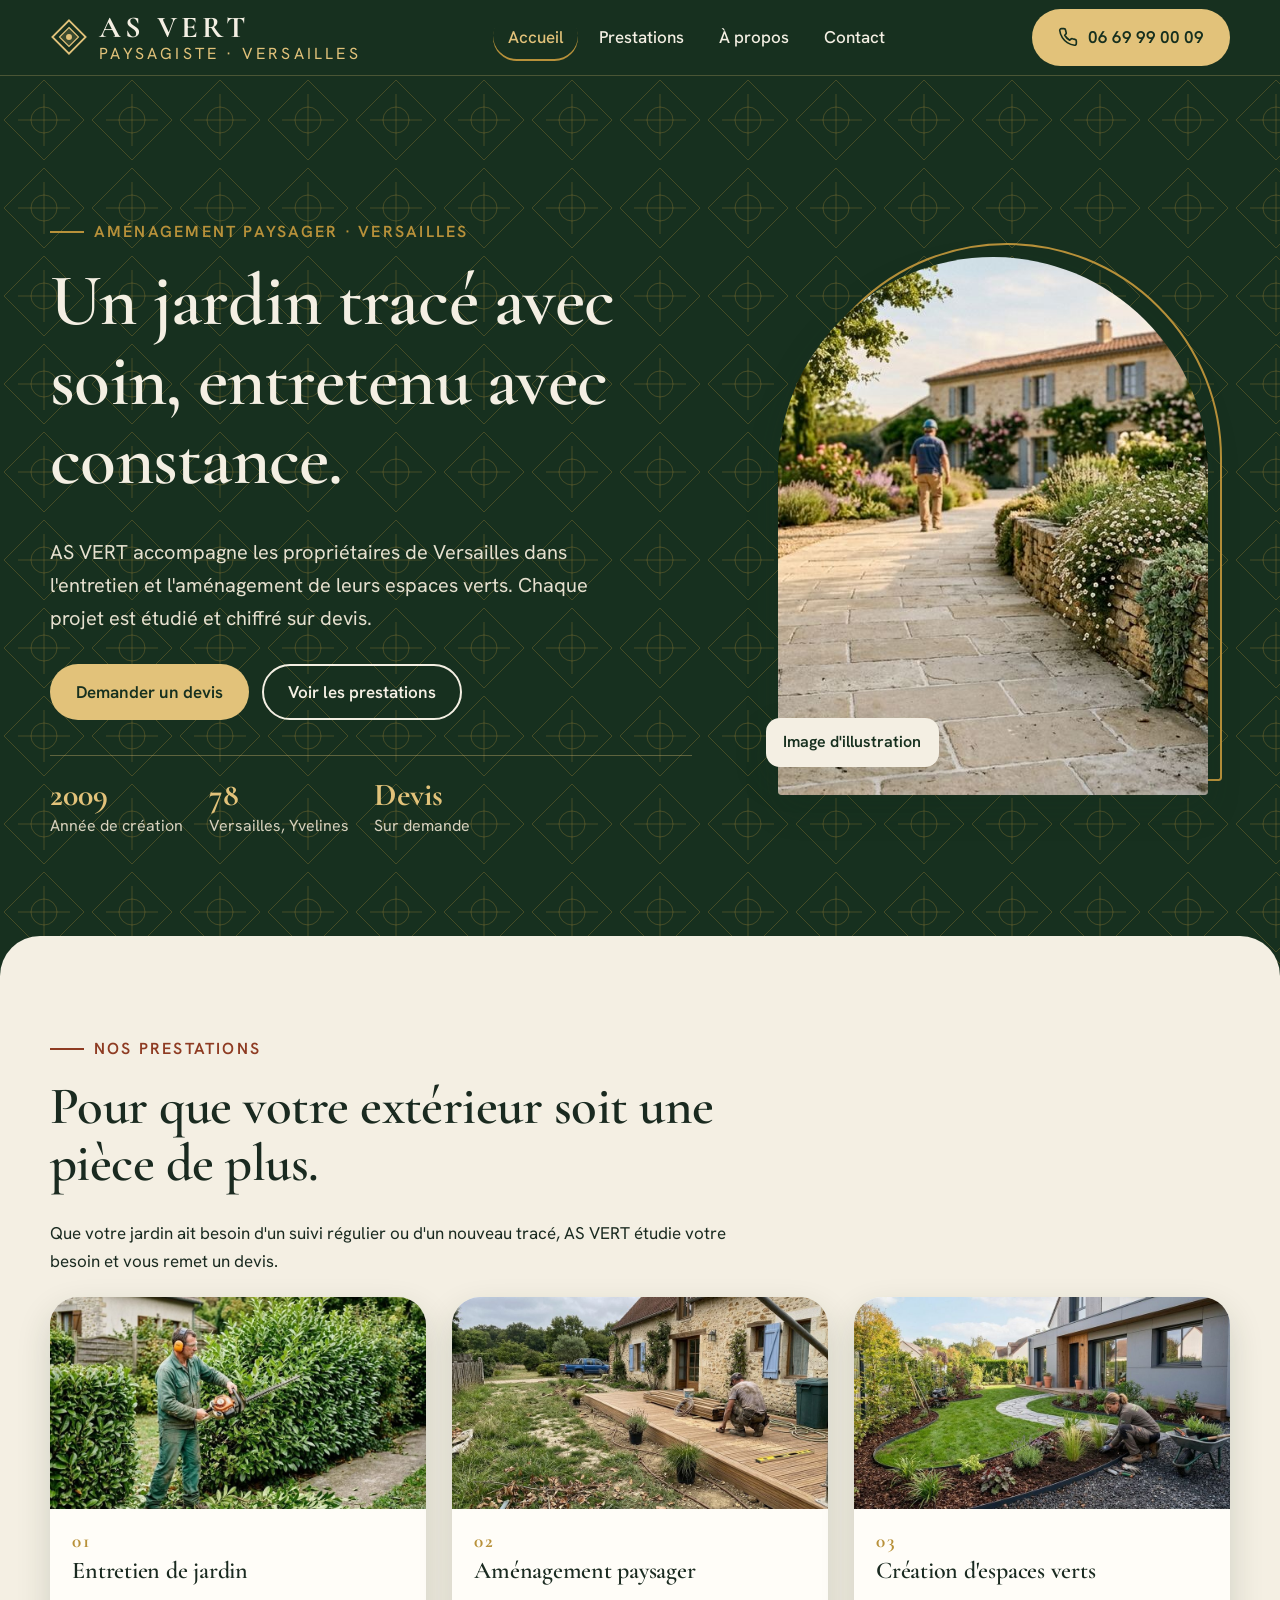
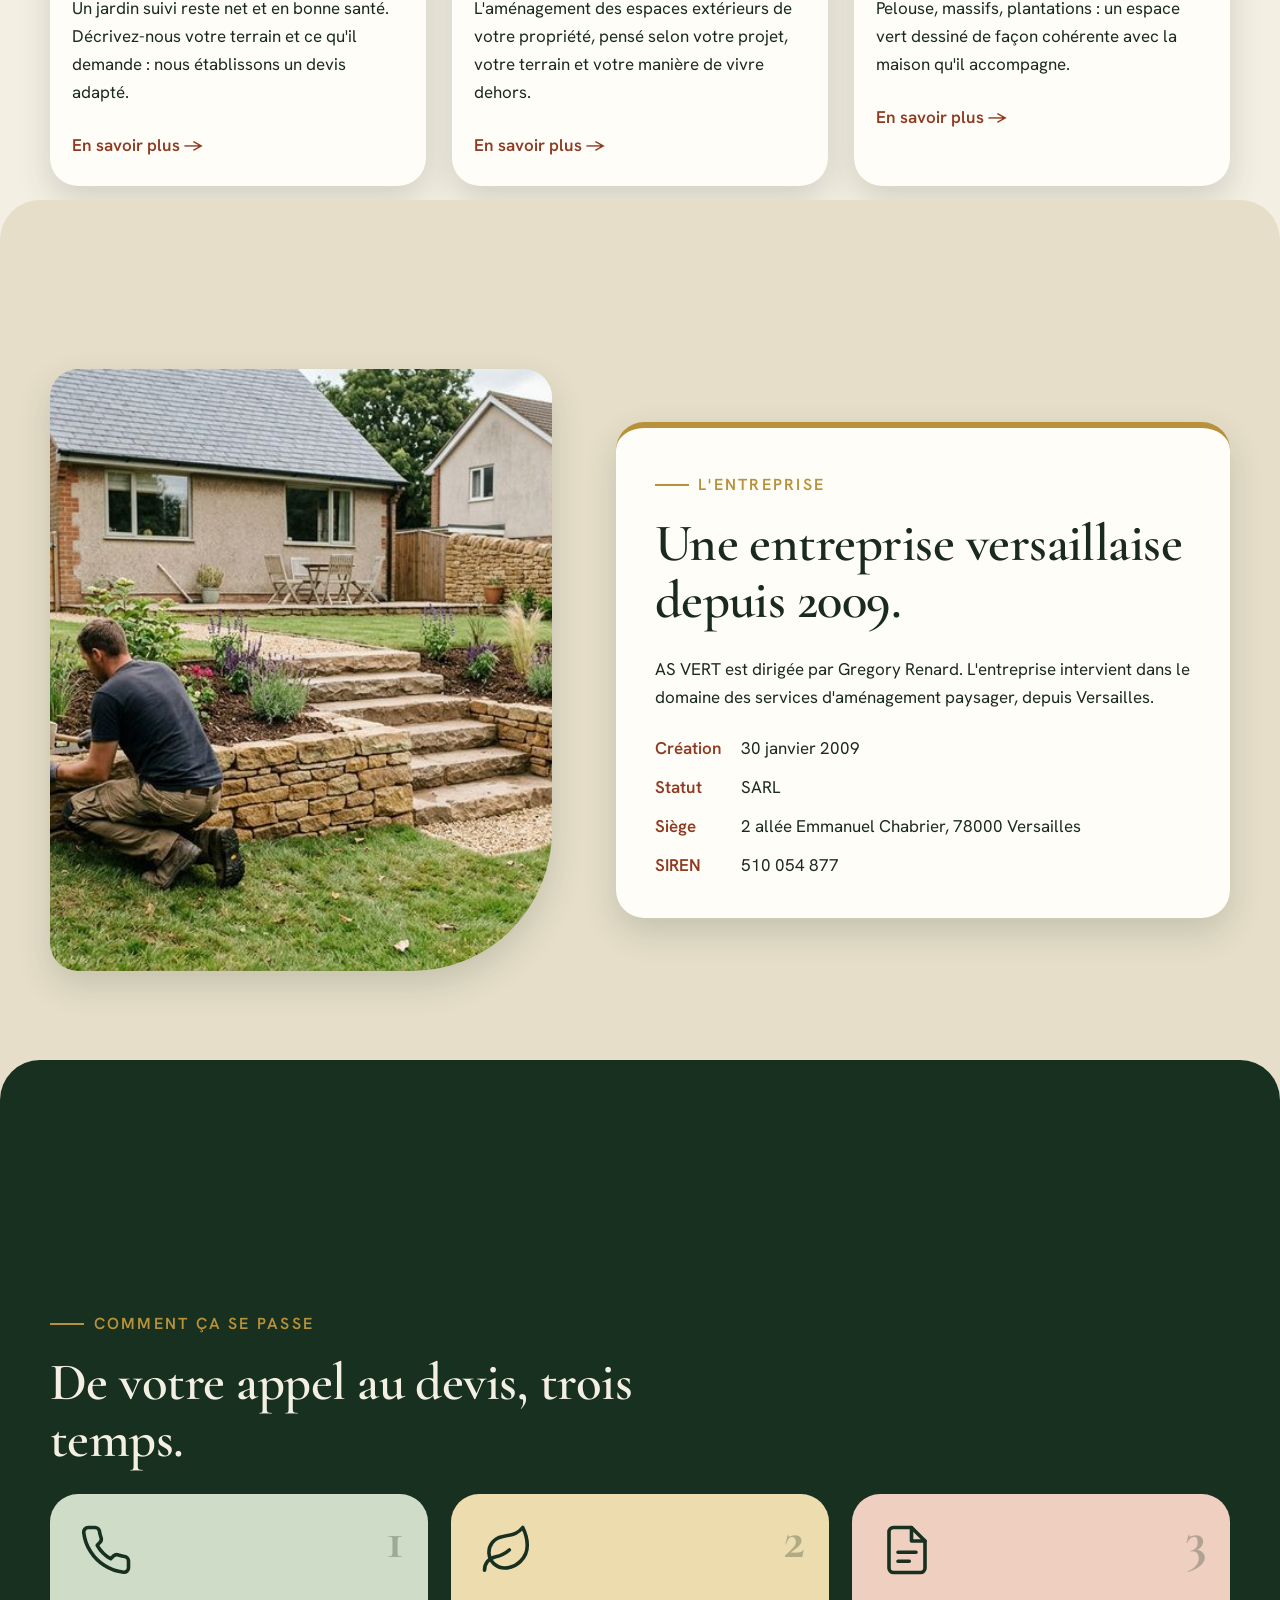
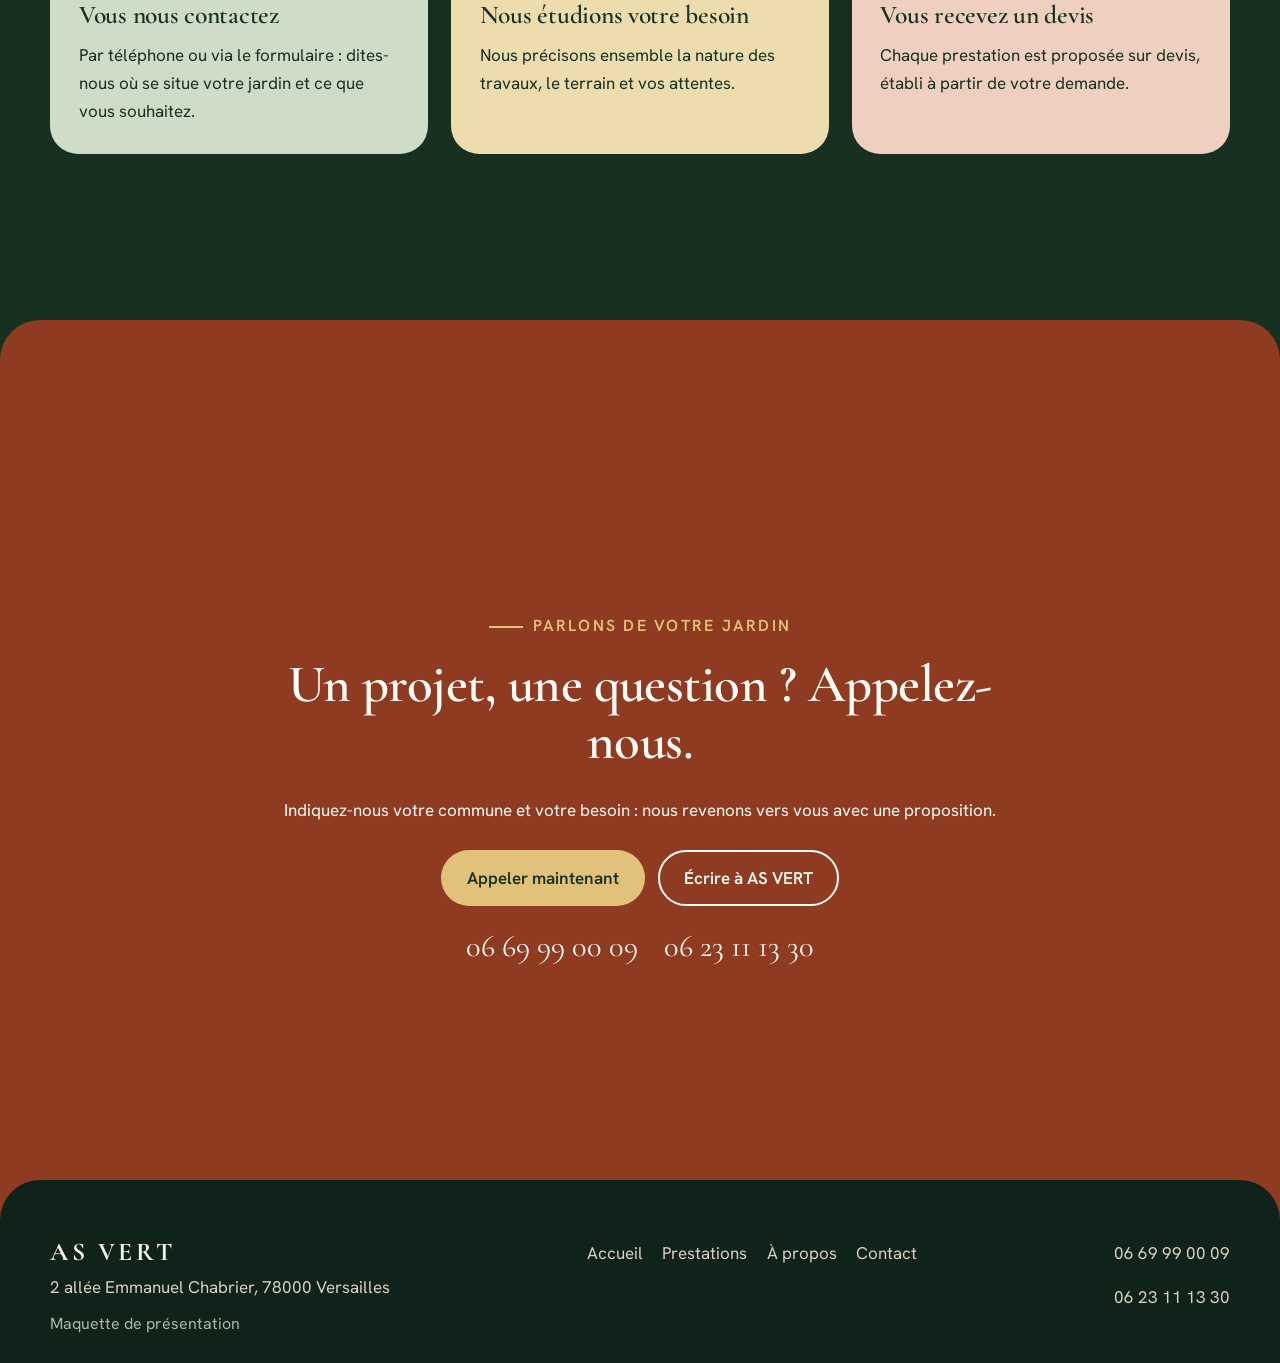
<file: index.html>
<!doctype html>
<html lang="fr">
<head>
<meta charset="utf-8">
<meta name="viewport" content="width=device-width,initial-scale=1">
<title>AS VERT – Aménagement paysager et jardinage à Versailles (78)</title>
<meta name="description" content="AS VERT, entreprise d'aménagement paysager à Versailles (78) : entretien de jardin, aménagement des espaces extérieurs, devis sur demande.">
<meta name="robots" content="noindex, nofollow">
<link rel="icon" href="data:image/svg+xml,%3Csvg xmlns='http://www.w3.org/2000/svg' viewBox='0 0 64 64'%3E%3Crect width='64' height='64' rx='14' fill='%2317301f'/%3E%3Cpath d='M32 10 54 32 32 54 10 32Z' fill='none' stroke='%23e2c27a' stroke-width='3'/%3E%3Ccircle cx='32' cy='32' r='7' fill='%23e2c27a'/%3E%3C/svg%3E">
<link rel="preconnect" href="https://fonts.googleapis.com">
<link rel="preconnect" href="https://fonts.gstatic.com" crossorigin>
<link rel="stylesheet" href="https://fonts.googleapis.com/css2?family=Cormorant+Garamond:wght@500;600;700&family=Hanken+Grotesk:wght@400;500;600&display=swap">
<link rel="stylesheet" href="css/style.css?v=3">
</head>
<body>
<header class="site-header">
  <div class="wrap">
    <a class="logo" href="https://webaunet.github.io/as-vert/" aria-label="AS VERT, accueil">
      <svg viewBox="0 0 64 64" aria-hidden="true"><path d="M32 4 60 32 32 60 4 32Z" fill="none" stroke="#e2c27a" stroke-width="3"/><path d="M32 16 48 32 32 48 16 32Z" fill="#e2c27a" fill-opacity=".18" stroke="#e2c27a" stroke-width="2"/><circle cx="32" cy="32" r="5" fill="#e2c27a"/></svg>
      <span><b>AS VERT</b><small>Paysagiste · Versailles</small></span>
    </a>
    <nav class="nav" id="nav" aria-label="Navigation principale">
      <a class="link" href="index.html" aria-current="page">Accueil</a>
      <a class="link" href="prestations.html">Prestations</a>
      <a class="link" href="a-propos.html">À propos</a>
      <a class="link" href="contact.html">Contact</a>
    </nav>
    <div class="header-actions">
      <a class="btn btn-or call" href="tel:+33669990009" aria-label="Appeler le 06 69 99 00 09"><svg viewBox="0 0 24 24" fill="none" stroke="currentColor" stroke-width="2" stroke-linecap="round" stroke-linejoin="round" aria-hidden="true"><path d="M22 16.9v3a2 2 0 0 1-2.2 2 19.8 19.8 0 0 1-8.6-3.1 19.5 19.5 0 0 1-6-6A19.8 19.8 0 0 1 2.1 4.2 2 2 0 0 1 4.1 2h3a2 2 0 0 1 2 1.7c.1 1 .4 1.9.7 2.8a2 2 0 0 1-.5 2.1L8.1 9.9a16 16 0 0 0 6 6l1.3-1.3a2 2 0 0 1 2.1-.4c.9.3 1.8.6 2.8.7a2 2 0 0 1 1.7 2z"/></svg><span class="num">06 69 99 00 09</span></a>
      <button class="burger" type="button" aria-expanded="false" aria-controls="nav" aria-label="Ouvrir le menu"><span></span></button>
    </div>
  </div>
</header>

<main>
<section class="sec sec-vert pattern hero" aria-labelledby="t-hero">
  <div class="wrap grid">
    <div>
      <span class="eyebrow">Aménagement paysager · Versailles</span>
      <h1 id="t-hero">Un jardin tracé avec soin, entretenu avec constance.</h1>
      <p class="lead">AS VERT accompagne les propriétaires de Versailles dans l'entretien et l'aménagement de leurs espaces verts. Chaque projet est étudié et chiffré sur devis.</p>
      <div class="actions">
        <a class="btn btn-or" href="contact.html">Demander un devis</a>
        <a class="btn btn-ligne" href="prestations.html">Voir les prestations</a>
      </div>
      <div class="facts">
        <div><b>2009</b><span>Année de création</span></div>
        <div><b>78</b><span>Versailles, Yvelines</span></div>
        <div><b>Devis</b><span>Sur demande</span></div>
      </div>
    </div>
    <figure class="arch" style="margin:0">
      <img src="images/allee-pavee.jpg" width="1200" height="655" alt="Allée dallée en pierre longeant un muret de pierre et des massifs fleuris devant une maison">
      <figcaption>Image d'illustration</figcaption>
    </figure>
  </div>
</section>

<section class="sec sec-light" id="prestations" aria-labelledby="t-presta">
  <div class="wrap">
    <div class="head">
      <span class="eyebrow">Nos prestations</span>
      <h2 id="t-presta">Pour que votre extérieur soit une pièce de plus.</h2>
      <p>Que votre jardin ait besoin d'un suivi régulier ou d'un nouveau tracé, AS VERT étudie votre besoin et vous remet un devis.</p>
    </div>
    <div class="cards">
      <article class="card">
        <img src="images/taille-haies.jpg" width="900" height="672" loading="lazy" alt="Jardinier taillant une haie dense avec un taille-haie">
        <div class="body"><span class="num">01</span><h3>Entretien de jardin</h3><p>Un jardin suivi reste net et en bonne santé. Décrivez-nous votre terrain et ce qu'il demande : nous établissons un devis adapté.</p><a class="link-arrow" href="prestations.html">En savoir plus →</a></div>
      </article>
      <article class="card">
        <img src="images/terrasse-bois.jpg" width="960" height="524" loading="lazy" alt="Pose d'une terrasse en bois devant une maison en pierre">
        <div class="body"><span class="num">02</span><h3>Aménagement paysager</h3><p>L'aménagement des espaces extérieurs de votre propriété, pensé selon votre projet, votre terrain et votre manière de vivre dehors.</p><a class="link-arrow" href="prestations.html">En savoir plus →</a></div>
      </article>
      <article class="card">
        <img src="images/creation-jardin.jpg" width="960" height="524" loading="lazy" alt="Jardin contemporain avec pelouse, massifs et gravier devant une maison moderne">
        <div class="body"><span class="num">03</span><h3>Création d'espaces verts</h3><p>Pelouse, massifs, plantations : un espace vert dessiné de façon cohérente avec la maison qu'il accompagne.</p><a class="link-arrow" href="prestations.html">En savoir plus →</a></div>
      </article>
    </div>
  </div>
</section>

<section class="sec sec-pierre" id="a-propos" aria-labelledby="t-about">
  <div class="wrap about">
    <div class="photo"><img src="images/muret-pierre.jpg" width="960" height="524" loading="lazy" alt="Paysagiste montant un muret de pierre dans un jardin en pente"></div>
    <div class="about-card">
      <span class="eyebrow">L'entreprise</span>
      <h2 id="t-about">Une entreprise versaillaise depuis 2009.</h2>
      <p>AS VERT est dirigée par Gregory Renard. L'entreprise intervient dans le domaine des services d'aménagement paysager, depuis Versailles.</p>
      <dl>
        <dt>Création</dt><dd>30 janvier 2009</dd>
        <dt>Statut</dt><dd>SARL</dd>
        <dt>Siège</dt><dd>2 allée Emmanuel Chabrier, 78000 Versailles</dd>
        <dt>SIREN</dt><dd>510 054 877</dd>
      </dl>
    </div>
  </div>
</section>

<section class="sec sec-vert" id="etapes" aria-labelledby="t-steps">
  <div class="wrap">
    <div class="head">
      <span class="eyebrow">Comment ça se passe</span>
      <h2 id="t-steps">De votre appel au devis, trois temps.</h2>
    </div>
    <div class="steps">
      <div class="step"><span class="n">1</span>
        <svg viewBox="0 0 24 24" fill="none" stroke="#17301f" stroke-width="1.6" stroke-linecap="round" stroke-linejoin="round" aria-hidden="true"><path d="M22 16.9v3a2 2 0 0 1-2.2 2 19.8 19.8 0 0 1-8.6-3.1 19.5 19.5 0 0 1-6-6A19.8 19.8 0 0 1 2.1 4.2 2 2 0 0 1 4.1 2h3a2 2 0 0 1 2 1.7c.1 1 .4 1.9.7 2.8a2 2 0 0 1-.5 2.1L8.1 9.9a16 16 0 0 0 6 6l1.3-1.3a2 2 0 0 1 2.1-.4c.9.3 1.8.6 2.8.7a2 2 0 0 1 1.7 2z"/></svg>
        <h3>Vous nous contactez</h3><p>Par téléphone ou via le formulaire : dites-nous où se situe votre jardin et ce que vous souhaitez.</p></div>
      <div class="step"><span class="n">2</span>
        <svg viewBox="0 0 24 24" fill="none" stroke="#17301f" stroke-width="1.6" stroke-linecap="round" stroke-linejoin="round" aria-hidden="true"><path d="M11 20A7 7 0 0 1 9.8 6.1C15.5 5 17 4.5 19 2c1 2 2 4.5 2 8 0 5.5-4.8 10-10 10z"/><path d="M2 21c0-3 1.9-5.4 5-6 2.4-.5 4-1.3 6-3"/></svg>
        <h3>Nous étudions votre besoin</h3><p>Nous précisons ensemble la nature des travaux, le terrain et vos attentes.</p></div>
      <div class="step"><span class="n">3</span>
        <svg viewBox="0 0 24 24" fill="none" stroke="#17301f" stroke-width="1.6" stroke-linecap="round" stroke-linejoin="round" aria-hidden="true"><path d="M14 2H6a2 2 0 0 0-2 2v16a2 2 0 0 0 2 2h12a2 2 0 0 0 2-2V8z"/><path d="M14 2v6h6M8 13h8M8 17h5"/></svg>
        <h3>Vous recevez un devis</h3><p>Chaque prestation est proposée sur devis, établi à partir de votre demande.</p></div>
    </div>
  </div>
</section>

<section class="sec sec-brique cta" id="contact" aria-labelledby="t-cta">
  <div class="wrap"><div class="inner">
    <span class="eyebrow">Parlons de votre jardin</span>
    <h2 id="t-cta">Un projet, une question ? Appelez-nous.</h2>
    <p>Indiquez-nous votre commune et votre besoin : nous revenons vers vous avec une proposition.</p>
    <div class="actions">
      <a class="btn btn-or" href="tel:+33669990009">Appeler maintenant</a>
      <a class="btn btn-ligne" href="contact.html">Écrire à AS VERT</a>
    </div>
    <div class="tels"><a href="tel:+33669990009">06 69 99 00 09</a><a href="tel:+33623111330">06 23 11 13 30</a></div>
  </div></div>
</section>
</main>

<footer class="site-footer">
  <div class="wrap row">
    <div>
      <b style="font-family:var(--serif);font-size:1.6rem;letter-spacing:.14em;color:var(--gravier)">AS VERT</b>
      <address>2 allée Emmanuel Chabrier, 78000 Versailles</address>
      <small>Maquette de présentation</small>
    </div>
    <nav class="links" aria-label="Pied de page">
      <a href="index.html">Accueil</a><a href="prestations.html">Prestations</a><a href="a-propos.html">À propos</a><a href="contact.html">Contact</a>
    </nav>
    <div><a href="tel:+33669990009">06 69 99 00 09</a><br><a href="tel:+33623111330">06 23 11 13 30</a></div>
  </div>
</footer>
<script src="js/main.js?v=3"></script>
</body>
</html>
</file>
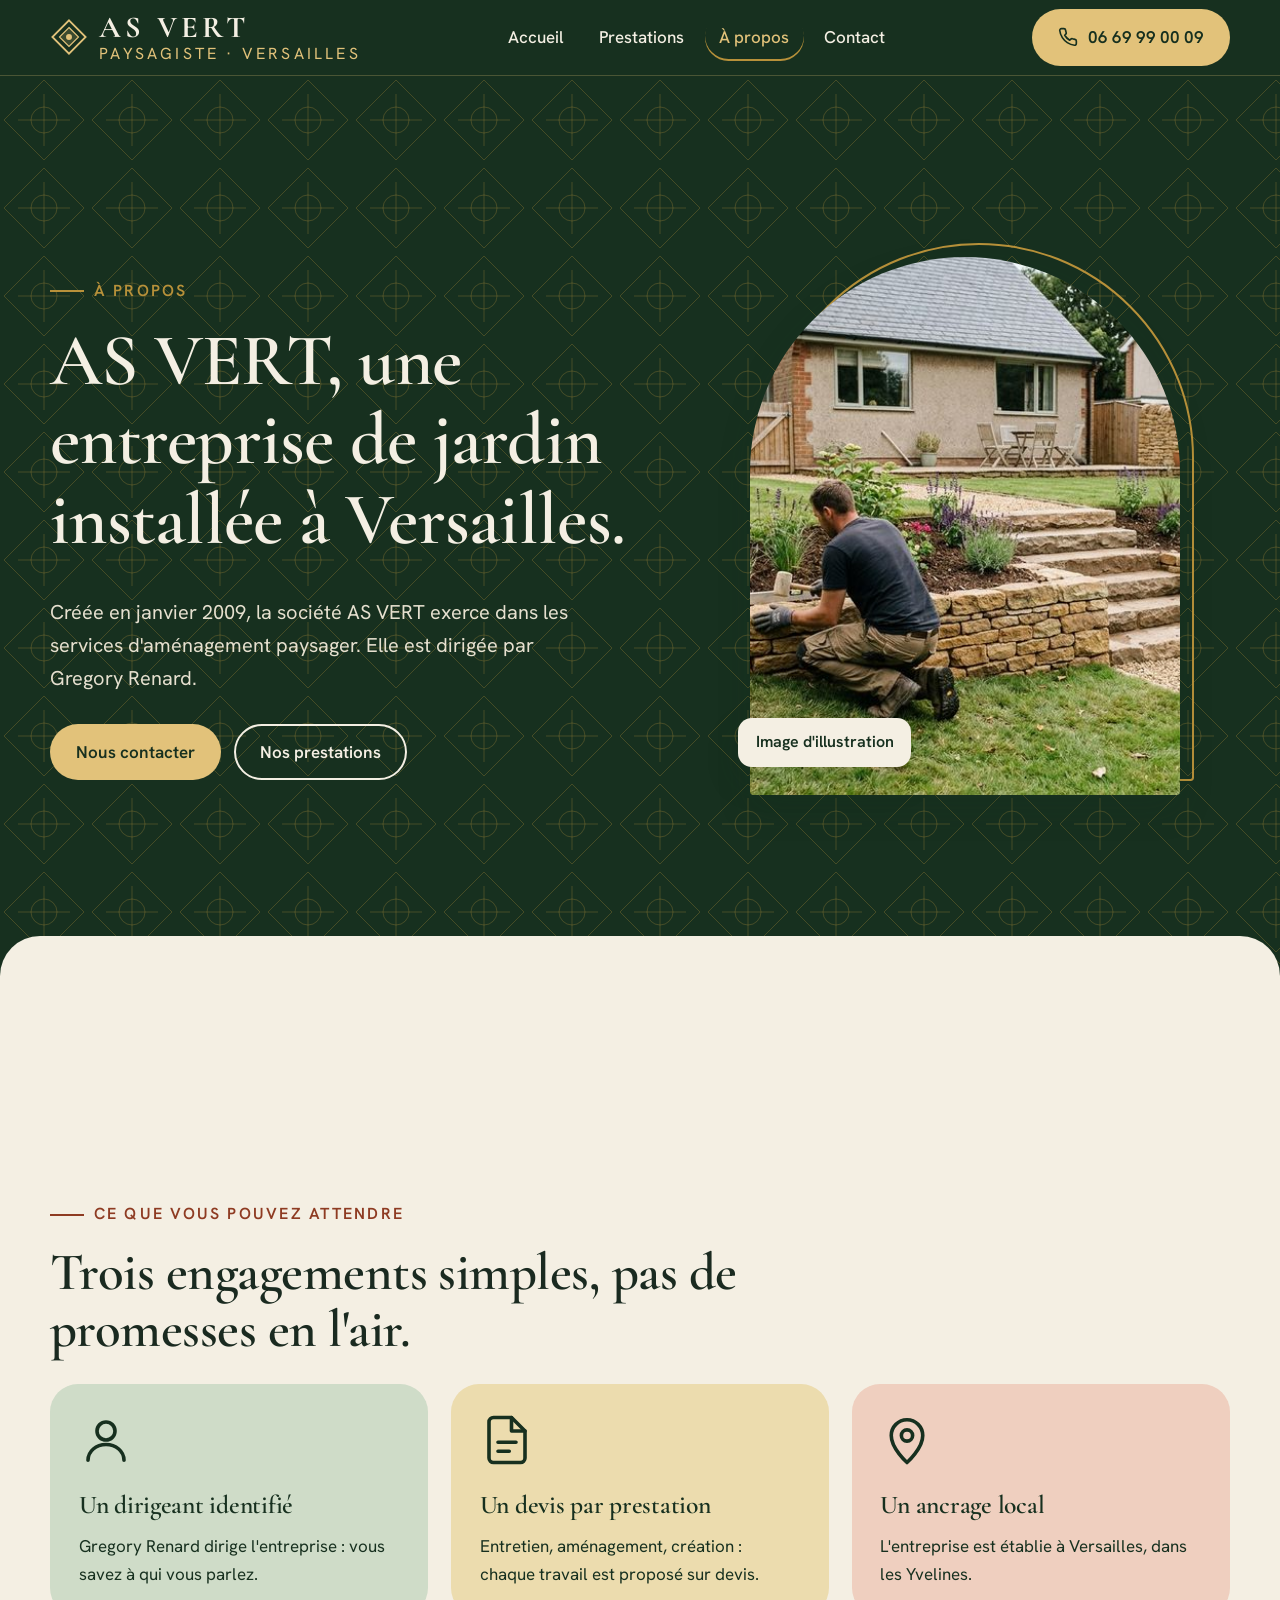
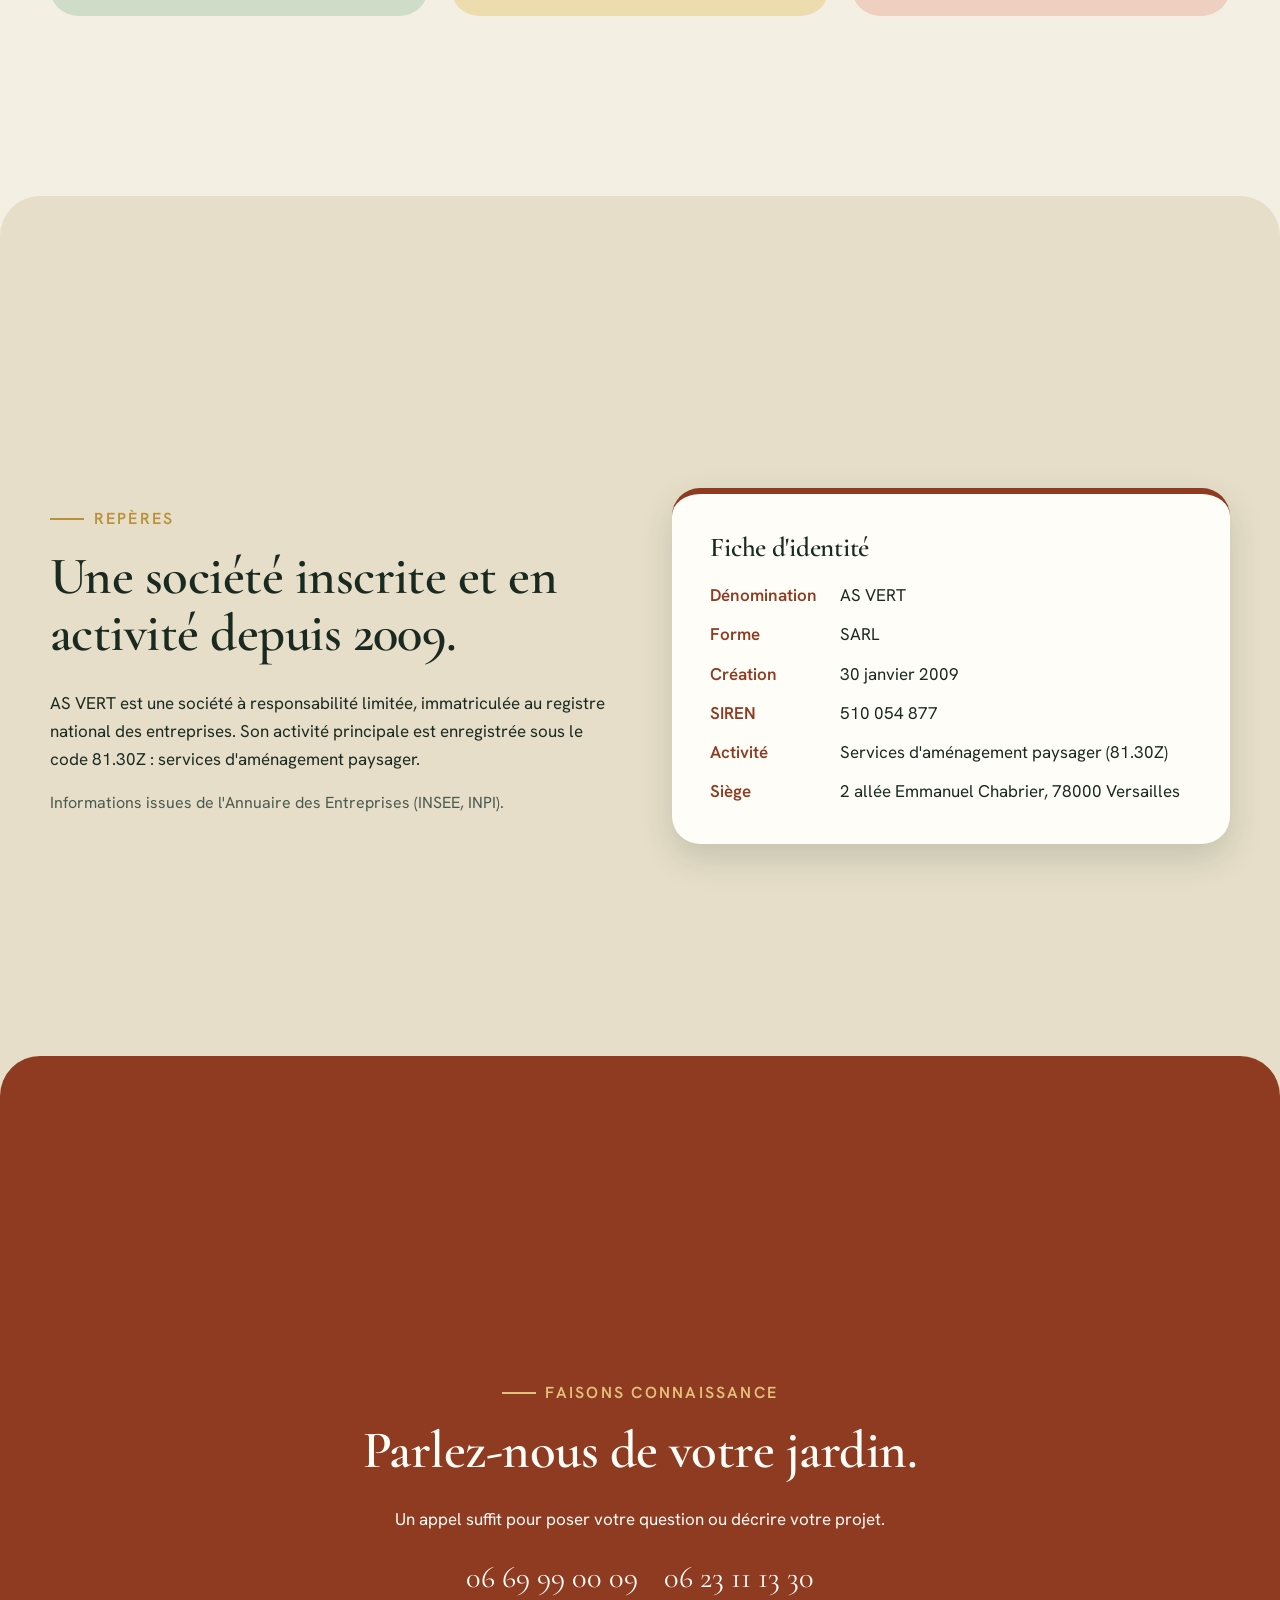
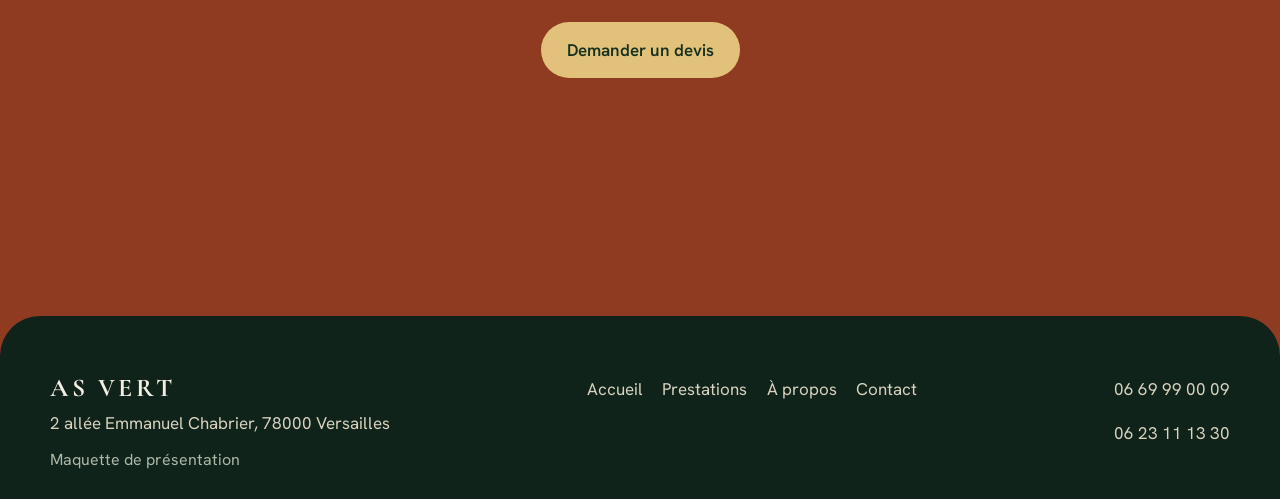
<file: a-propos.html>
<!doctype html>
<html lang="fr">
<head>
<meta charset="utf-8">
<meta name="viewport" content="width=device-width,initial-scale=1">
<title>À propos – AS VERT, entreprise de jardin à Versailles (78)</title>
<meta name="description" content="AS VERT, société d'aménagement paysager créée en 2009 et établie à Versailles, dirigée par Gregory Renard.">
<meta name="robots" content="noindex, nofollow">
<link rel="icon" href="data:image/svg+xml,%3Csvg xmlns='http://www.w3.org/2000/svg' viewBox='0 0 64 64'%3E%3Crect width='64' height='64' rx='14' fill='%2317301f'/%3E%3Cpath d='M32 10 54 32 32 54 10 32Z' fill='none' stroke='%23e2c27a' stroke-width='3'/%3E%3Ccircle cx='32' cy='32' r='7' fill='%23e2c27a'/%3E%3C/svg%3E">
<link rel="preconnect" href="https://fonts.googleapis.com">
<link rel="preconnect" href="https://fonts.gstatic.com" crossorigin>
<link rel="stylesheet" href="https://fonts.googleapis.com/css2?family=Cormorant+Garamond:wght@500;600;700&family=Hanken+Grotesk:wght@400;500;600&display=swap">
<link rel="stylesheet" href="css/style.css?v=3">
</head>
<body>
<header class="site-header">
  <div class="wrap">
    <a class="logo" href="https://webaunet.github.io/as-vert/" aria-label="AS VERT, accueil">
      <svg viewBox="0 0 64 64" aria-hidden="true"><path d="M32 4 60 32 32 60 4 32Z" fill="none" stroke="#e2c27a" stroke-width="3"/><path d="M32 16 48 32 32 48 16 32Z" fill="#e2c27a" fill-opacity=".18" stroke="#e2c27a" stroke-width="2"/><circle cx="32" cy="32" r="5" fill="#e2c27a"/></svg>
      <span><b>AS VERT</b><small>Paysagiste · Versailles</small></span>
    </a>
    <nav class="nav" id="nav" aria-label="Navigation principale">
      <a class="link" href="index.html">Accueil</a>
      <a class="link" href="prestations.html">Prestations</a>
      <a class="link" href="a-propos.html" aria-current="page">À propos</a>
      <a class="link" href="contact.html">Contact</a>
    </nav>
    <div class="header-actions">
      <a class="btn btn-or call" href="tel:+33669990009" aria-label="Appeler le 06 69 99 00 09"><svg viewBox="0 0 24 24" fill="none" stroke="currentColor" stroke-width="2" stroke-linecap="round" stroke-linejoin="round" aria-hidden="true"><path d="M22 16.9v3a2 2 0 0 1-2.2 2 19.8 19.8 0 0 1-8.6-3.1 19.5 19.5 0 0 1-6-6A19.8 19.8 0 0 1 2.1 4.2 2 2 0 0 1 4.1 2h3a2 2 0 0 1 2 1.7c.1 1 .4 1.9.7 2.8a2 2 0 0 1-.5 2.1L8.1 9.9a16 16 0 0 0 6 6l1.3-1.3a2 2 0 0 1 2.1-.4c.9.3 1.8.6 2.8.7a2 2 0 0 1 1.7 2z"/></svg><span class="num">06 69 99 00 09</span></a>
      <button class="burger" type="button" aria-expanded="false" aria-controls="nav" aria-label="Ouvrir le menu"><span></span></button>
    </div>
  </div>
</header>
<main>
<section class="sec sec-vert pattern page-head" aria-labelledby="t1">
  <div class="wrap grid">
    <div>
      <span class="eyebrow">À propos</span>
      <h1 id="t1">AS VERT, une entreprise de jardin installée à Versailles.</h1>
      <p class="lead">Créée en janvier 2009, la société AS VERT exerce dans les services d'aménagement paysager. Elle est dirigée par Gregory Renard.</p>
      <div class="actions"><a class="btn btn-or" href="contact.html">Nous contacter</a><a class="btn btn-ligne" href="prestations.html">Nos prestations</a></div>
    </div>
    <div class="arch" style="margin:0"><img src="images/muret-pierre.jpg" width="960" height="524" alt="Paysagiste montant un muret de pierre dans un jardin en pente"><figcaption>Image d'illustration</figcaption></div>
  </div>
</section>

<section class="sec sec-light" aria-labelledby="t2">
  <div class="wrap">
    <div class="head"><span class="eyebrow">Ce que vous pouvez attendre</span><h2 id="t2">Trois engagements simples, pas de promesses en l'air.</h2></div>
    <div class="trio">
      <div class="step"><svg viewBox="0 0 24 24" fill="none" stroke="#17301f" stroke-width="1.6" stroke-linecap="round" stroke-linejoin="round" aria-hidden="true"><circle cx="12" cy="8" r="4"/><path d="M4 21c0-4 3.6-7 8-7s8 3 8 7"/></svg><h3>Un dirigeant identifié</h3><p>Gregory Renard dirige l'entreprise : vous savez à qui vous parlez.</p></div>
      <div class="step"><svg viewBox="0 0 24 24" fill="none" stroke="#17301f" stroke-width="1.6" stroke-linecap="round" stroke-linejoin="round" aria-hidden="true"><path d="M14 2H6a2 2 0 0 0-2 2v16a2 2 0 0 0 2 2h12a2 2 0 0 0 2-2V8z"/><path d="M14 2v6h6M8 13h8M8 17h5"/></svg><h3>Un devis par prestation</h3><p>Entretien, aménagement, création : chaque travail est proposé sur devis.</p></div>
      <div class="step"><svg viewBox="0 0 24 24" fill="none" stroke="#17301f" stroke-width="1.6" stroke-linecap="round" stroke-linejoin="round" aria-hidden="true"><path d="M12 22s7-6.2 7-12a7 7 0 1 0-14 0c0 5.8 7 12 7 12z"/><circle cx="12" cy="10" r="2.5"/></svg><h3>Un ancrage local</h3><p>L'entreprise est établie à Versailles, dans les Yvelines.</p></div>
    </div>
  </div>
</section>

<section class="sec sec-pierre" aria-labelledby="t3">
  <div class="wrap split">
    <div>
      <span class="eyebrow">Repères</span>
      <h2 id="t3">Une société inscrite et en activité depuis 2009.</h2>
      <p>AS VERT est une société à responsabilité limitée, immatriculée au registre national des entreprises. Son activité principale est enregistrée sous le code 81.30Z : services d'aménagement paysager.</p>
      <p class="note">Informations issues de l'Annuaire des Entreprises (INSEE, INPI).</p>
    </div>
    <div class="legal"><h3>Fiche d'identité</h3>
      <dl><dt>Dénomination</dt><dd>AS VERT</dd><dt>Forme</dt><dd>SARL</dd><dt>Création</dt><dd>30 janvier 2009</dd><dt>SIREN</dt><dd>510 054 877</dd><dt>Activité</dt><dd>Services d'aménagement paysager (81.30Z)</dd><dt>Siège</dt><dd>2 allée Emmanuel Chabrier, 78000 Versailles</dd></dl>
    </div>
  </div>
</section>

<section class="sec sec-brique cta" aria-labelledby="t4">
  <div class="wrap"><div class="inner">
    <span class="eyebrow">Faisons connaissance</span>
    <h2 id="t4">Parlez-nous de votre jardin.</h2>
    <p>Un appel suffit pour poser votre question ou décrire votre projet.</p>
    <div class="tels" style="display:flex;flex-wrap:wrap;justify-content:center;gap:.4rem 1.6rem;font-family:var(--serif);font-size:1.9rem;margin:1.2rem 0"><a href="tel:+33669990009" style="text-decoration:none">06 69 99 00 09</a><a href="tel:+33623111330" style="text-decoration:none">06 23 11 13 30</a></div>
    <a class="btn btn-or" href="contact.html">Demander un devis</a>
  </div></div>
</section>
</main>
<footer class="site-footer">
  <div class="wrap row">
    <div>
      <b style="font-family:var(--serif);font-size:1.6rem;letter-spacing:.14em;color:var(--gravier)">AS VERT</b>
      <address>2 allée Emmanuel Chabrier, 78000 Versailles</address>
      <small>Maquette de présentation</small>
    </div>
    <nav class="links" aria-label="Pied de page">
      <a href="index.html">Accueil</a><a href="prestations.html">Prestations</a><a href="a-propos.html">À propos</a><a href="contact.html">Contact</a>
    </nav>
    <div><a href="tel:+33669990009">06 69 99 00 09</a><br><a href="tel:+33623111330">06 23 11 13 30</a></div>
  </div>
</footer>
<script src="js/main.js?v=3"></script>
</body>
</html>
</file>
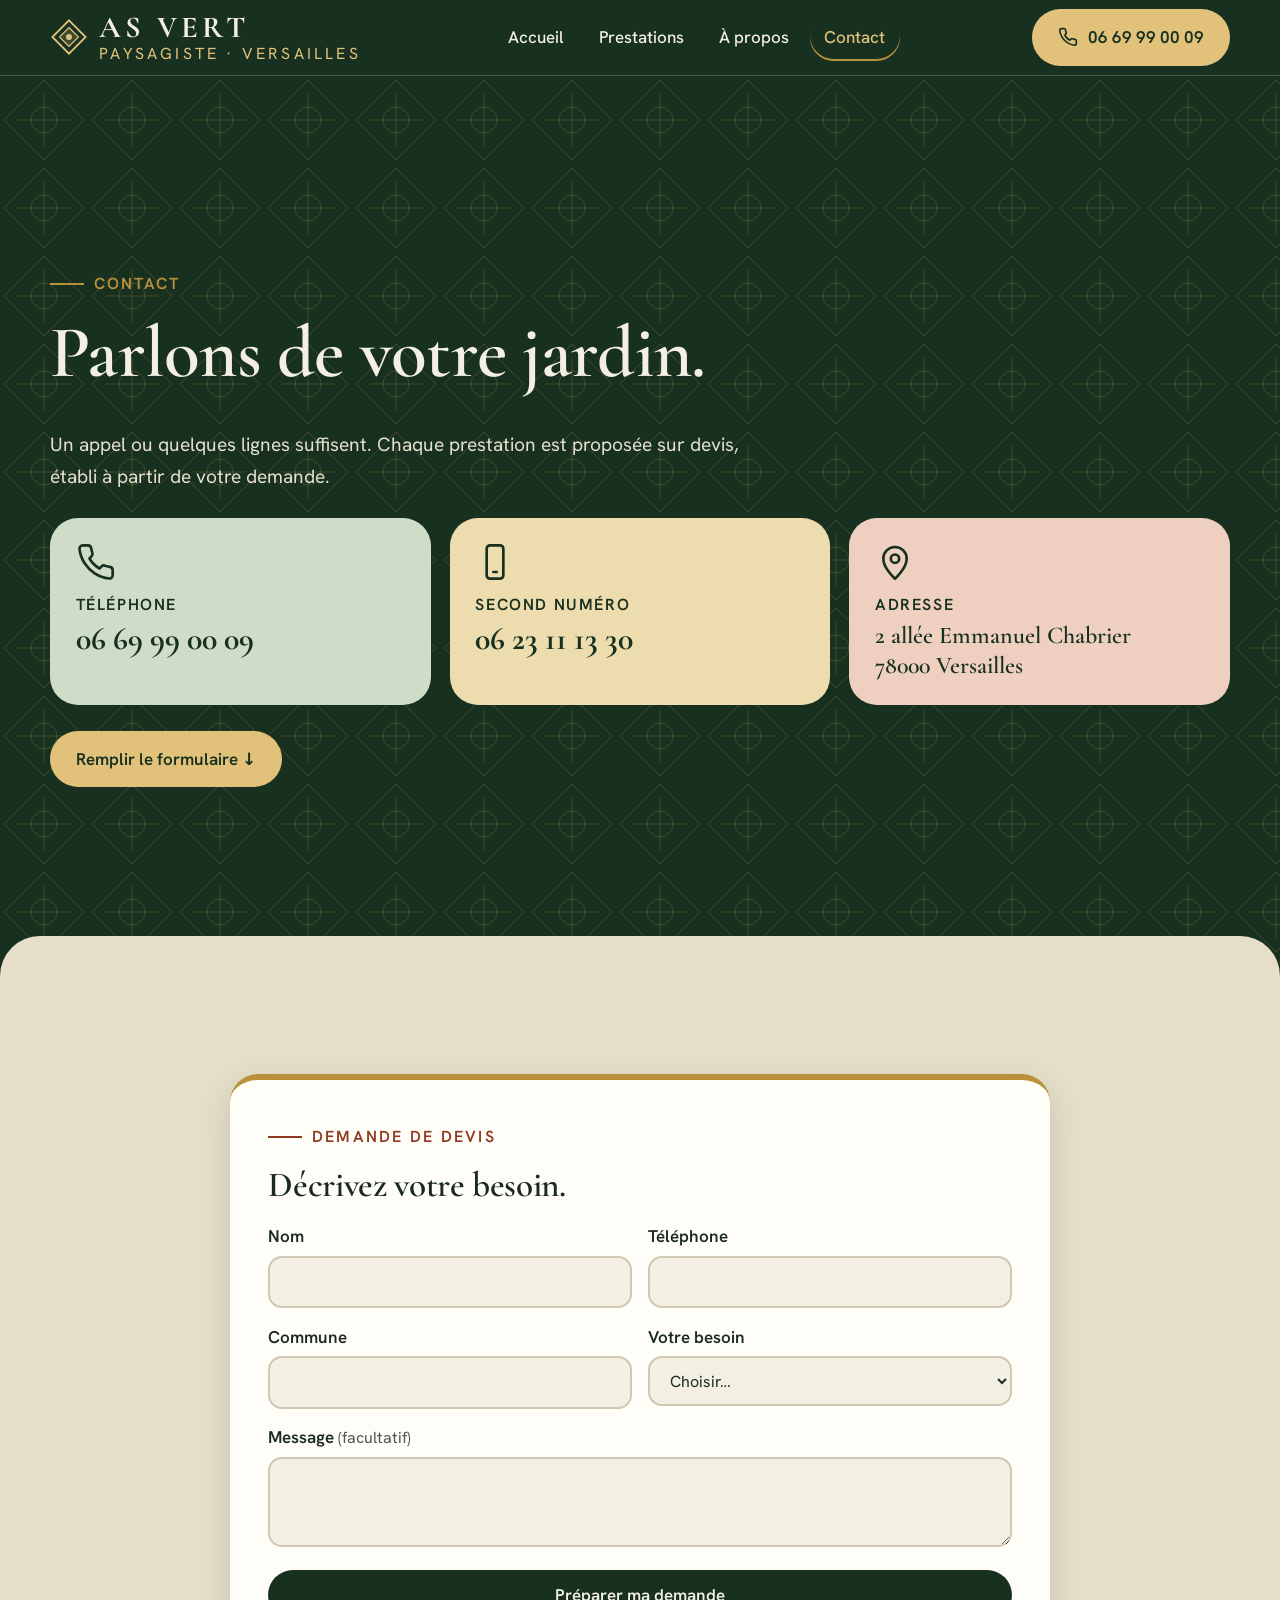
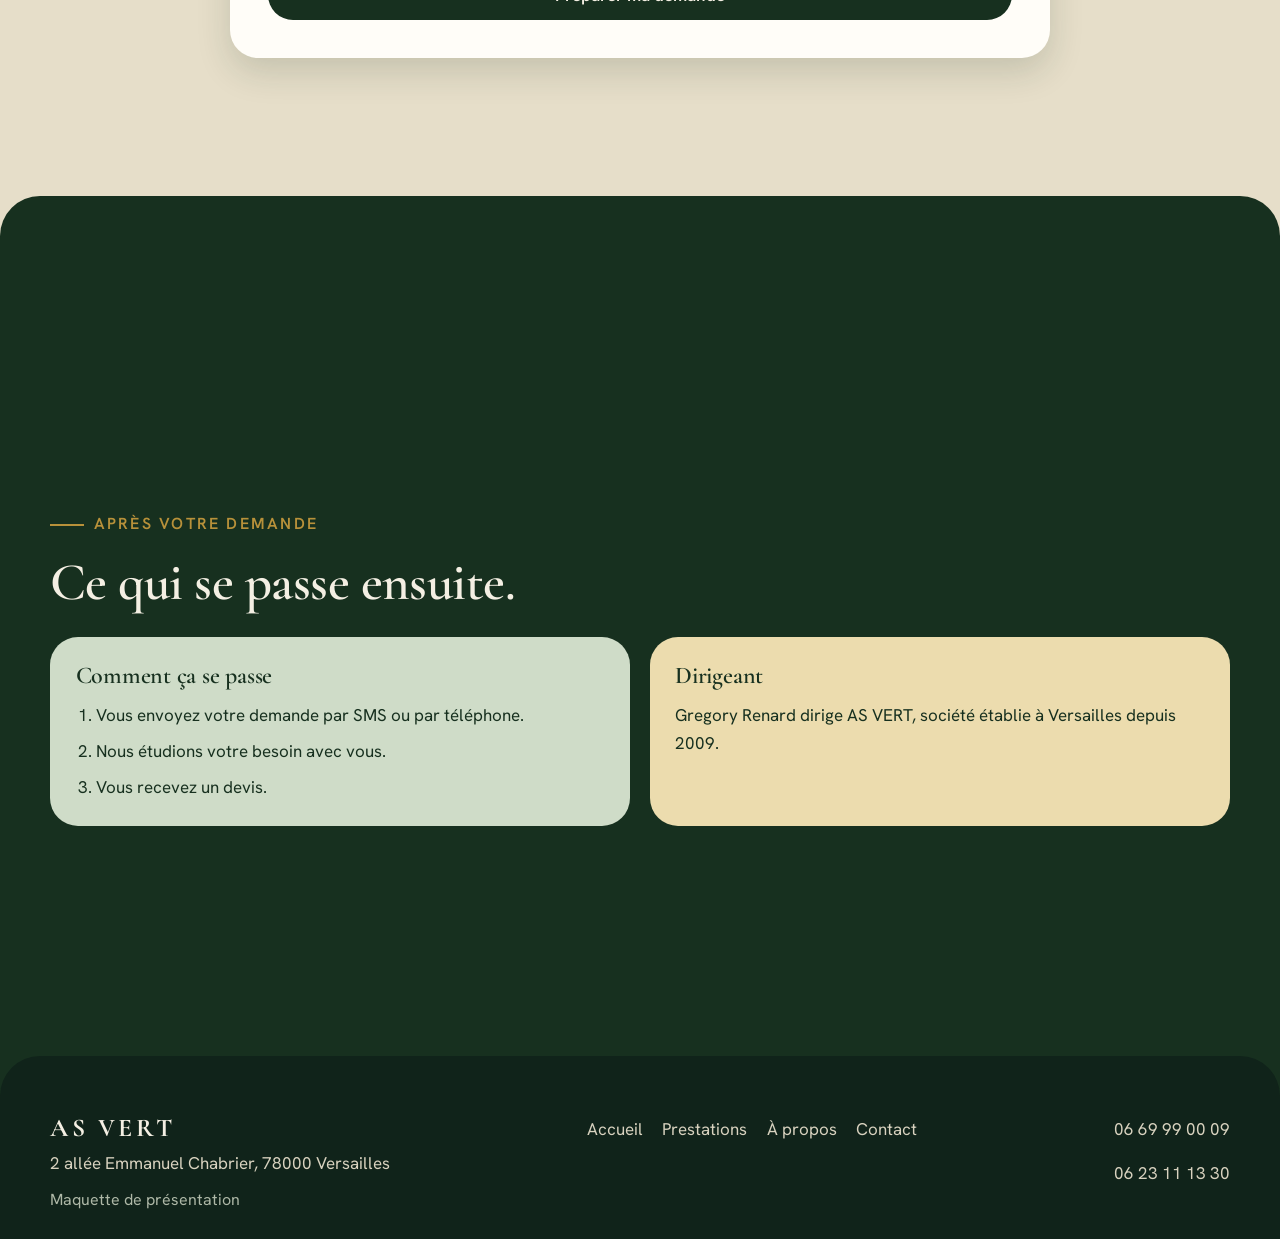
<file: contact.html>
<!doctype html>
<html lang="fr">
<head>
<meta charset="utf-8">
<meta name="viewport" content="width=device-width,initial-scale=1">
<title>Contact – AS VERT, paysagiste à Versailles (78)</title>
<meta name="description" content="Contactez AS VERT à Versailles : formulaire de demande de devis, téléphone 06 69 99 00 09 et 06 23 11 13 30.">
<meta name="robots" content="noindex, nofollow">
<link rel="icon" href="data:image/svg+xml,%3Csvg xmlns='http://www.w3.org/2000/svg' viewBox='0 0 64 64'%3E%3Crect width='64' height='64' rx='14' fill='%2317301f'/%3E%3Cpath d='M32 10 54 32 32 54 10 32Z' fill='none' stroke='%23e2c27a' stroke-width='3'/%3E%3Ccircle cx='32' cy='32' r='7' fill='%23e2c27a'/%3E%3C/svg%3E">
<link rel="preconnect" href="https://fonts.googleapis.com">
<link rel="preconnect" href="https://fonts.gstatic.com" crossorigin>
<link rel="stylesheet" href="https://fonts.googleapis.com/css2?family=Cormorant+Garamond:wght@500;600;700&family=Hanken+Grotesk:wght@400;500;600&display=swap">
<link rel="stylesheet" href="css/style.css?v=3">
</head>
<body>
<header class="site-header">
  <div class="wrap">
    <a class="logo" href="https://webaunet.github.io/as-vert/" aria-label="AS VERT, accueil">
      <svg viewBox="0 0 64 64" aria-hidden="true"><path d="M32 4 60 32 32 60 4 32Z" fill="none" stroke="#e2c27a" stroke-width="3"/><path d="M32 16 48 32 32 48 16 32Z" fill="#e2c27a" fill-opacity=".18" stroke="#e2c27a" stroke-width="2"/><circle cx="32" cy="32" r="5" fill="#e2c27a"/></svg>
      <span><b>AS VERT</b><small>Paysagiste · Versailles</small></span>
    </a>
    <nav class="nav" id="nav" aria-label="Navigation principale">
      <a class="link" href="index.html">Accueil</a>
      <a class="link" href="prestations.html">Prestations</a>
      <a class="link" href="a-propos.html">À propos</a>
      <a class="link" href="contact.html" aria-current="page">Contact</a>
    </nav>
    <div class="header-actions">
      <a class="btn btn-or call" href="tel:+33669990009" aria-label="Appeler le 06 69 99 00 09"><svg viewBox="0 0 24 24" fill="none" stroke="currentColor" stroke-width="2" stroke-linecap="round" stroke-linejoin="round" aria-hidden="true"><path d="M22 16.9v3a2 2 0 0 1-2.2 2 19.8 19.8 0 0 1-8.6-3.1 19.5 19.5 0 0 1-6-6A19.8 19.8 0 0 1 2.1 4.2 2 2 0 0 1 4.1 2h3a2 2 0 0 1 2 1.7c.1 1 .4 1.9.7 2.8a2 2 0 0 1-.5 2.1L8.1 9.9a16 16 0 0 0 6 6l1.3-1.3a2 2 0 0 1 2.1-.4c.9.3 1.8.6 2.8.7a2 2 0 0 1 1.7 2z"/></svg><span class="num">06 69 99 00 09</span></a>
      <button class="burger" type="button" aria-expanded="false" aria-controls="nav" aria-label="Ouvrir le menu"><span></span></button>
    </div>
  </div>
</header>
<main>
<section class="sec sec-vert pattern contact-top" aria-labelledby="t1">
  <div class="wrap">
    <div class="head"><span class="eyebrow">Contact</span>
      <h1 id="t1">Parlons de votre jardin.</h1>
      <p class="lead" style="font-size:1.2rem;color:#e6e0cf">Un appel ou quelques lignes suffisent. Chaque prestation est proposée sur devis, établi à partir de votre demande.</p></div>
    <div class="tiles">
      <a class="tile t-sauge" href="tel:+33669990009"><svg viewBox="0 0 24 24" fill="none" stroke="#17301f" stroke-width="1.6" stroke-linecap="round" stroke-linejoin="round" aria-hidden="true"><path d="M22 16.9v3a2 2 0 0 1-2.2 2 19.8 19.8 0 0 1-8.6-3.1 19.5 19.5 0 0 1-6-6A19.8 19.8 0 0 1 2.1 4.2 2 2 0 0 1 4.1 2h3a2 2 0 0 1 2 1.7c.1 1 .4 1.9.7 2.8a2 2 0 0 1-.5 2.1L8.1 9.9a16 16 0 0 0 6 6l1.3-1.3a2 2 0 0 1 2.1-.4c.9.3 1.8.6 2.8.7a2 2 0 0 1 1.7 2z"/></svg><span>Téléphone</span><b>06 69 99 00 09</b></a>
      <a class="tile t-or" href="tel:+33623111330"><svg viewBox="0 0 24 24" fill="none" stroke="#17301f" stroke-width="1.6" stroke-linecap="round" stroke-linejoin="round" aria-hidden="true"><rect x="7" y="2" width="10" height="20" rx="2"/><path d="M11 18h2"/></svg><span>Second numéro</span><b>06 23 11 13 30</b></a>
      <div class="tile t-brique"><svg viewBox="0 0 24 24" fill="none" stroke="#17301f" stroke-width="1.6" stroke-linecap="round" stroke-linejoin="round" aria-hidden="true"><path d="M12 22s7-6.2 7-12a7 7 0 1 0-14 0c0 5.8 7 12 7 12z"/><circle cx="12" cy="10" r="2.5"/></svg><span>Adresse</span><address>2 allée Emmanuel Chabrier<br>78000 Versailles</address></div>
    </div>
    <a class="btn btn-or" href="#formulaire" style="margin-top:1.6rem">Remplir le formulaire ↓</a>
  </div>
</section>

<section class="sec sec-pierre" id="formulaire" aria-labelledby="t2">
  <div class="wrap form-wrap">
    <div class="form-card" id="carte">
      <span class="eyebrow" style="color:var(--brique)">Demande de devis</span>
      <h2 id="t2" style="font-size:2.2rem">Décrivez votre besoin.</h2>
      <form id="f" novalidate>
        <div class="row2"><div class="field"><label for="nom">Nom</label><input id="nom" name="nom" type="text" autocomplete="name" required aria-describedby="e-nom"><div class="err" id="e-nom" role="alert">Indiquez votre nom.</div></div>
        <div class="field"><label for="tel">Téléphone</label><input id="tel" name="tel" type="tel" autocomplete="tel" inputmode="tel" required aria-describedby="e-tel"><div class="err" id="e-tel" role="alert">Indiquez un numéro valide (10 chiffres).</div></div></div>
        <div class="row2"><div class="field"><label for="commune">Commune</label><input id="commune" name="commune" type="text" autocomplete="address-level2" required aria-describedby="e-commune"><div class="err" id="e-commune" role="alert">Indiquez la commune du jardin.</div></div>
        <div class="field"><label for="besoin">Votre besoin</label><select id="besoin" name="besoin" required aria-describedby="e-besoin"><option value="">Choisir…</option><option>Entretien de jardin</option><option>Aménagement paysager</option><option>Création d'espaces verts</option><option>Autre demande</option></select><div class="err" id="e-besoin" role="alert">Choisissez un besoin.</div></div></div>
        <div class="field"><label for="msg">Message <small>(facultatif)</small></label><textarea id="msg" name="msg"></textarea></div>
        <button class="btn btn-vert" type="submit">Préparer ma demande</button>
      </form>
      <div class="recap" id="recap" aria-live="polite">
        <p class="ok">Votre demande est prête. Choisissez comment l'envoyer :</p>
        <pre id="txt"></pre>
        <div class="btns"><a class="btn btn-vert" id="sms" href="sms:+33669990009">Envoyer par SMS</a><button class="btn btn-ligne" id="copy" type="button" style="color:var(--buis)">Copier</button><a class="btn btn-or" href="tel:+33669990009">Appeler</a></div>
        <p class="note" id="copied" role="status"></p>
      </div>
    
    </div>
  </div>
</section>

<section class="sec sec-vert after" aria-labelledby="t3">
  <div class="wrap">
    <div class="head"><span class="eyebrow">Après votre demande</span><h2 id="t3">Ce qui se passe ensuite.</h2></div>
    <div class="side side-2">
      <div class="box"><h3>Comment ça se passe</h3><ol class="mini"><li>Vous envoyez votre demande par SMS ou par téléphone.</li><li>Nous étudions votre besoin avec vous.</li><li>Vous recevez un devis.</li></ol></div>
      <div class="box"><h3>Dirigeant</h3><p style="margin:0">Gregory Renard dirige AS VERT, société établie à Versailles depuis 2009.</p></div>
    </div>
  </div>
</section>
</main>
<footer class="site-footer">
  <div class="wrap row">
    <div>
      <b style="font-family:var(--serif);font-size:1.6rem;letter-spacing:.14em;color:var(--gravier)">AS VERT</b>
      <address>2 allée Emmanuel Chabrier, 78000 Versailles</address>
      <small>Maquette de présentation</small>
    </div>
    <nav class="links" aria-label="Pied de page">
      <a href="index.html">Accueil</a><a href="prestations.html">Prestations</a><a href="a-propos.html">À propos</a><a href="contact.html">Contact</a>
    </nav>
    <div><a href="tel:+33669990009">06 69 99 00 09</a><br><a href="tel:+33623111330">06 23 11 13 30</a></div>
  </div>
</footer>
<script src="js/main.js?v=3"></script>
<script>
(function(){
  var f=document.getElementById('f'),rc=document.getElementById('recap');
  function chk(id,ok){var fl=document.getElementById(id).closest('.field');fl.classList.toggle('bad',!ok);document.getElementById(id).setAttribute('aria-invalid',!ok);return ok;}
  f.addEventListener('submit',function(e){
    e.preventDefault();
    var v=function(id){return document.getElementById(id).value.trim()};
    var digits=v('tel').replace(/[\s.\-]/g,'').replace(/^\+33/,'0');
    var ok=[chk('nom',v('nom').length>1),chk('tel',/^0[1-9]\d{8}$/.test(digits)),chk('commune',v('commune').length>1),chk('besoin',v('besoin')!=='')];
    if(ok.indexOf(false)>-1){var b=f.querySelector('.bad input,.bad select');if(b)b.focus();return;}
    var t='Demande de devis AS VERT\nNom : '+v('nom')+'\nTéléphone : '+v('tel')+'\nCommune : '+v('commune')+'\nBesoin : '+v('besoin')+(v('msg')?'\nMessage : '+v('msg'):'');
    document.getElementById('txt').textContent=t;
    document.getElementById('sms').href='sms:+33669990009?&body='+encodeURIComponent(t);
    rc.classList.add('show');f.style.display='none';rc.scrollIntoView({behavior:'smooth',block:'center'});
  });
  document.getElementById('copy').addEventListener('click',function(){
    var t=document.getElementById('txt').textContent,m=document.getElementById('copied');
    function done(s){m.textContent=s}
    if(navigator.clipboard&&navigator.clipboard.writeText){navigator.clipboard.writeText(t).then(function(){done('Demande copiée.')},function(){done('Copie impossible : sélectionnez le texte ci-dessus.')});}
    else{var r=document.createRange();r.selectNodeContents(document.getElementById('txt'));var s=getSelection();s.removeAllRanges();s.addRange(r);done('Texte sélectionné : copiez-le.');}
  });
})();
</script>
</body>
</html>
</file>
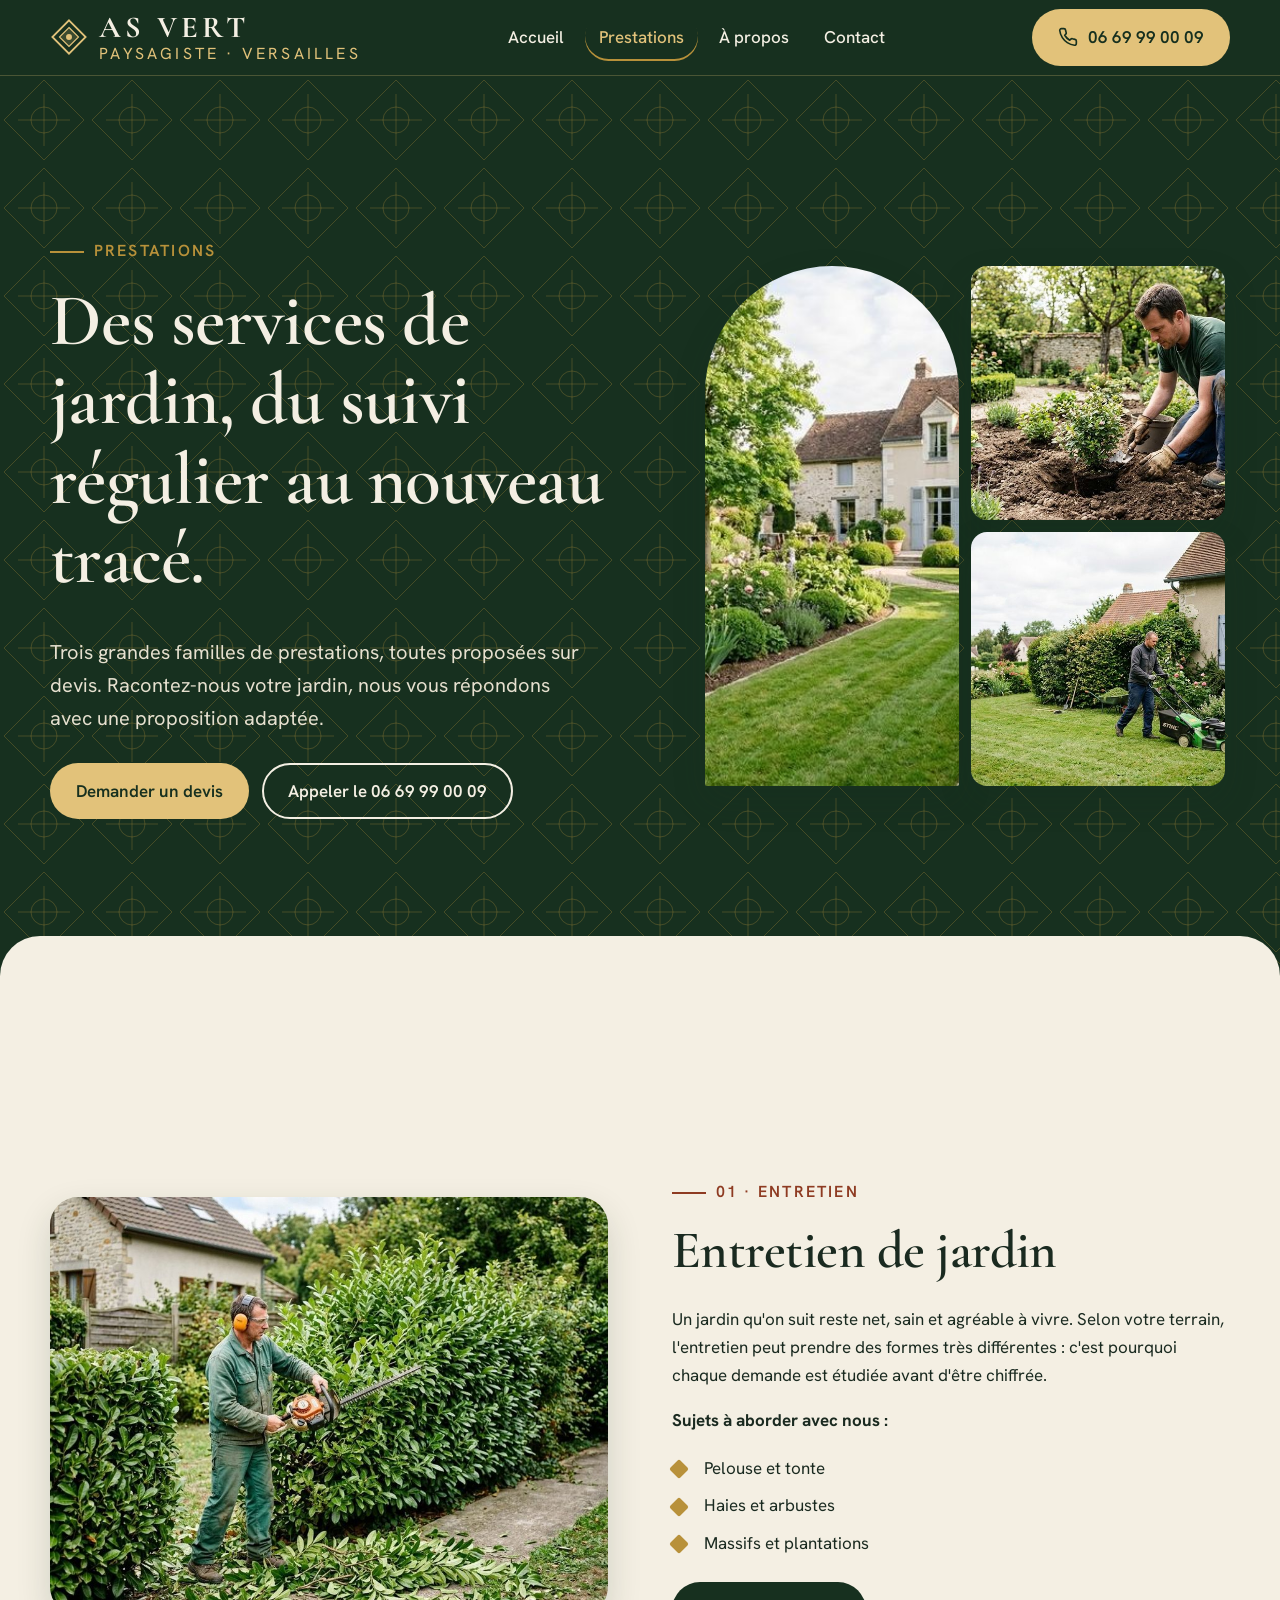
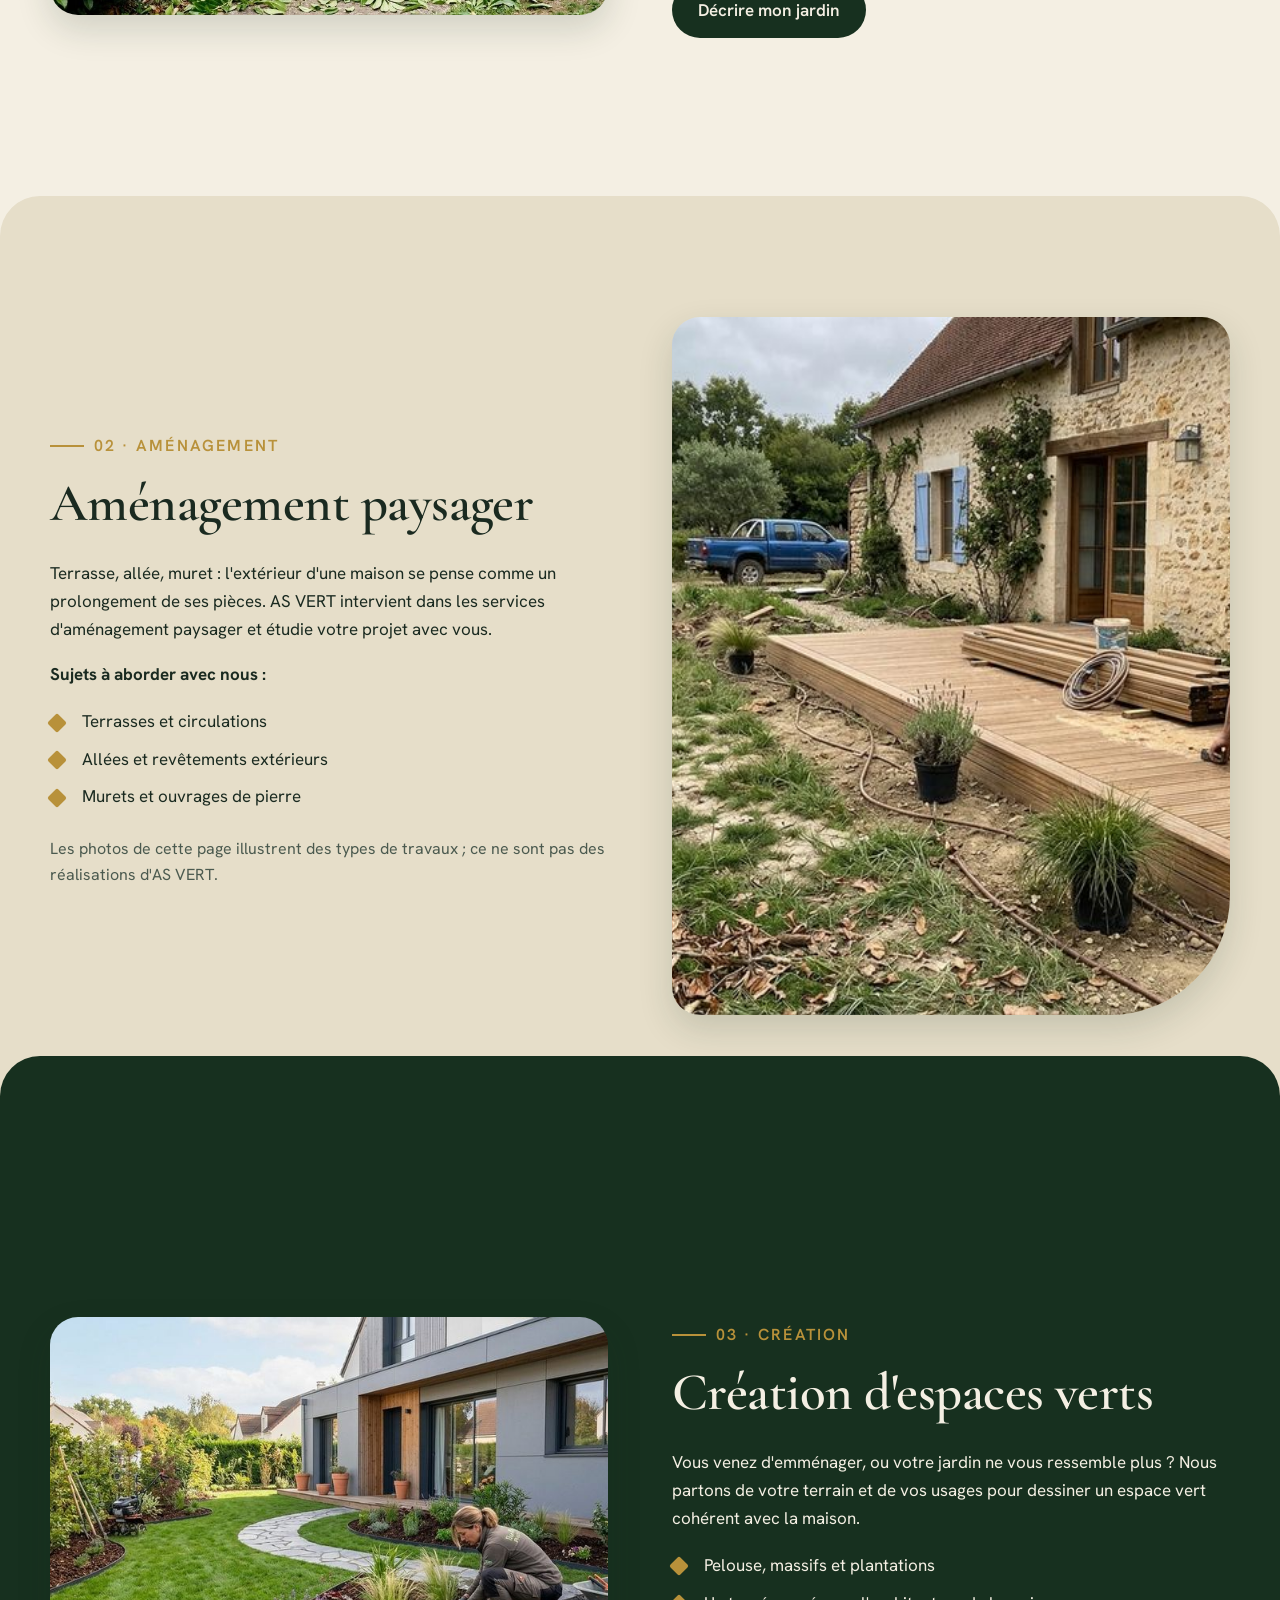
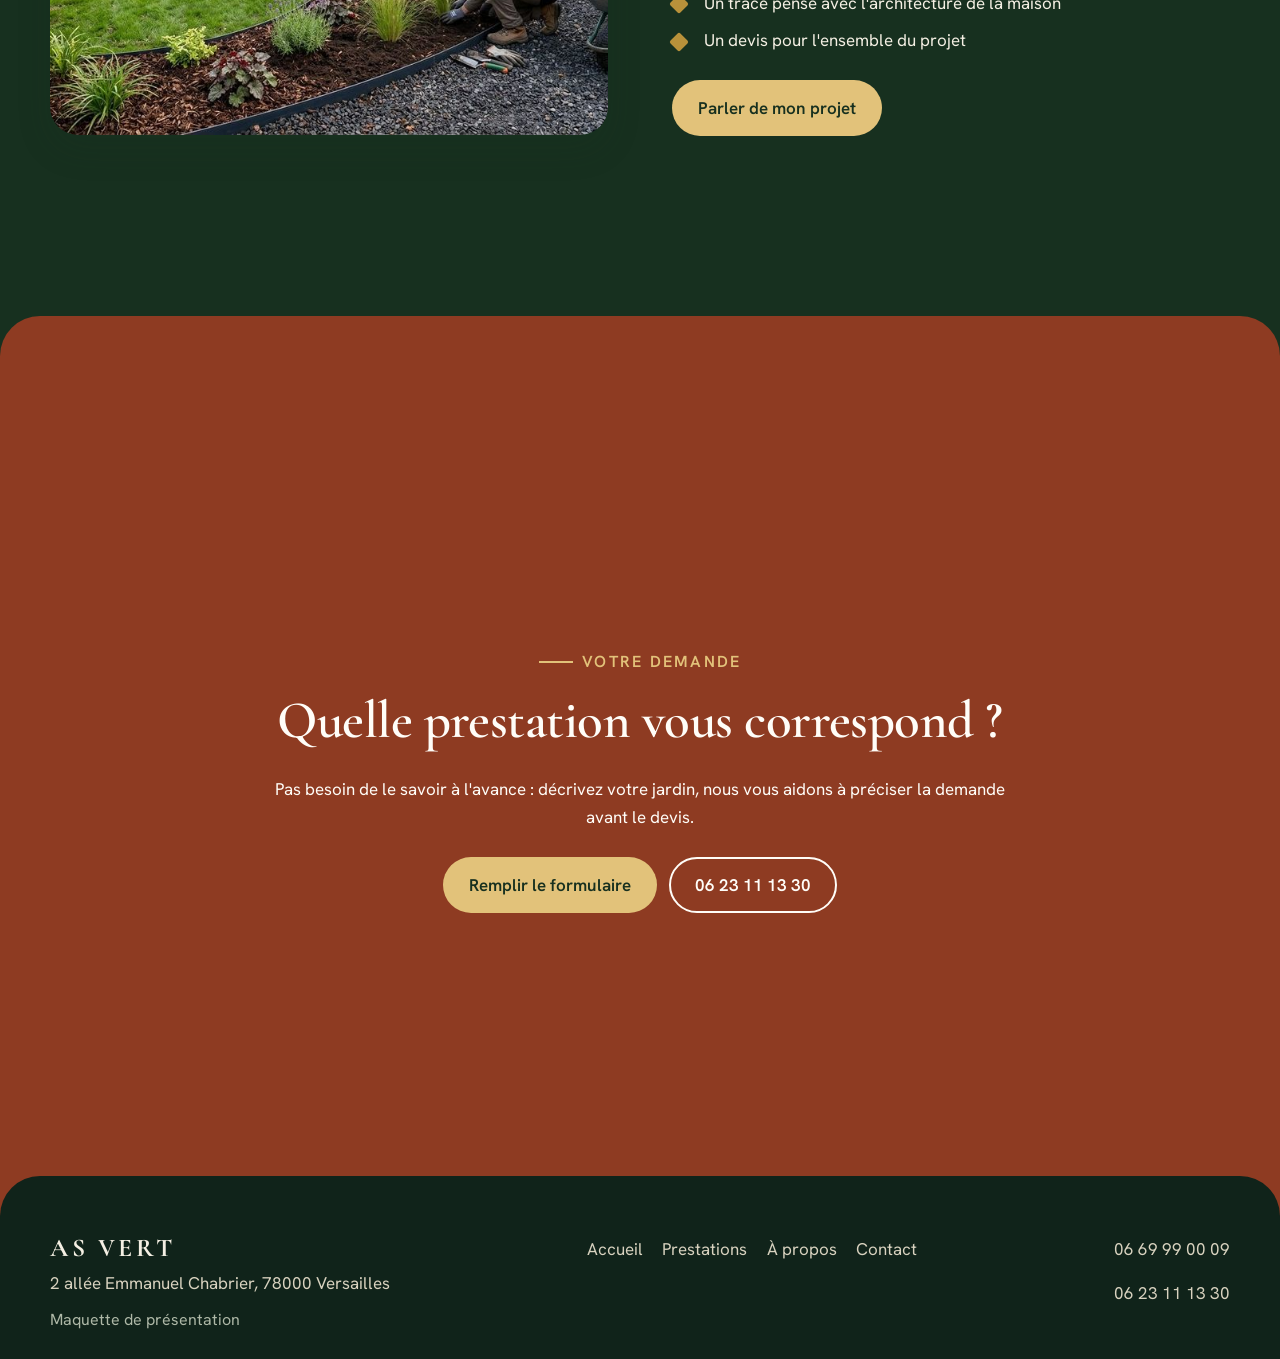
<file: prestations.html>
<!doctype html>
<html lang="fr">
<head>
<meta charset="utf-8">
<meta name="viewport" content="width=device-width,initial-scale=1">
<title>Prestations – AS VERT, paysagiste à Versailles (78)</title>
<meta name="description" content="Entretien de jardin, aménagement paysager et création d'espaces verts à Versailles : les prestations d'AS VERT, proposées sur devis.">
<meta name="robots" content="noindex, nofollow">
<link rel="icon" href="data:image/svg+xml,%3Csvg xmlns='http://www.w3.org/2000/svg' viewBox='0 0 64 64'%3E%3Crect width='64' height='64' rx='14' fill='%2317301f'/%3E%3Cpath d='M32 10 54 32 32 54 10 32Z' fill='none' stroke='%23e2c27a' stroke-width='3'/%3E%3Ccircle cx='32' cy='32' r='7' fill='%23e2c27a'/%3E%3C/svg%3E">
<link rel="preconnect" href="https://fonts.googleapis.com">
<link rel="preconnect" href="https://fonts.gstatic.com" crossorigin>
<link rel="stylesheet" href="https://fonts.googleapis.com/css2?family=Cormorant+Garamond:wght@500;600;700&family=Hanken+Grotesk:wght@400;500;600&display=swap">
<link rel="stylesheet" href="css/style.css?v=3">
</head>
<body>
<header class="site-header">
  <div class="wrap">
    <a class="logo" href="https://webaunet.github.io/as-vert/" aria-label="AS VERT, accueil">
      <svg viewBox="0 0 64 64" aria-hidden="true"><path d="M32 4 60 32 32 60 4 32Z" fill="none" stroke="#e2c27a" stroke-width="3"/><path d="M32 16 48 32 32 48 16 32Z" fill="#e2c27a" fill-opacity=".18" stroke="#e2c27a" stroke-width="2"/><circle cx="32" cy="32" r="5" fill="#e2c27a"/></svg>
      <span><b>AS VERT</b><small>Paysagiste · Versailles</small></span>
    </a>
    <nav class="nav" id="nav" aria-label="Navigation principale">
      <a class="link" href="index.html">Accueil</a>
      <a class="link" href="prestations.html" aria-current="page">Prestations</a>
      <a class="link" href="a-propos.html">À propos</a>
      <a class="link" href="contact.html">Contact</a>
    </nav>
    <div class="header-actions">
      <a class="btn btn-or call" href="tel:+33669990009" aria-label="Appeler le 06 69 99 00 09"><svg viewBox="0 0 24 24" fill="none" stroke="currentColor" stroke-width="2" stroke-linecap="round" stroke-linejoin="round" aria-hidden="true"><path d="M22 16.9v3a2 2 0 0 1-2.2 2 19.8 19.8 0 0 1-8.6-3.1 19.5 19.5 0 0 1-6-6A19.8 19.8 0 0 1 2.1 4.2 2 2 0 0 1 4.1 2h3a2 2 0 0 1 2 1.7c.1 1 .4 1.9.7 2.8a2 2 0 0 1-.5 2.1L8.1 9.9a16 16 0 0 0 6 6l1.3-1.3a2 2 0 0 1 2.1-.4c.9.3 1.8.6 2.8.7a2 2 0 0 1 1.7 2z"/></svg><span class="num">06 69 99 00 09</span></a>
      <button class="burger" type="button" aria-expanded="false" aria-controls="nav" aria-label="Ouvrir le menu"><span></span></button>
    </div>
  </div>
</header>
<main>
<section class="sec sec-vert pattern page-head" aria-labelledby="t1">
  <div class="wrap grid">
    <div>
      <span class="eyebrow">Prestations</span>
      <h1 id="t1">Des services de jardin, du suivi régulier au nouveau tracé.</h1>
      <p class="lead">Trois grandes familles de prestations, toutes proposées sur devis. Racontez-nous votre jardin, nous vous répondons avec une proposition adaptée.</p>
      <div class="actions"><a class="btn btn-or" href="contact.html">Demander un devis</a><a class="btn btn-ligne" href="tel:+33669990009">Appeler le 06 69 99 00 09</a></div>
    </div>
    <div class="mosaic">
      <img src="images/entretien-jardin.jpg" width="900" height="491" alt="Jardin entretenu avec pelouse, massifs et allée gravillonnée devant une maison">
      <img src="images/plantation.jpg" width="900" height="491" alt="Jardinier plantant un végétal dans un massif de terre fraîche">
      <img src="images/tonte.jpg" width="900" height="502" alt="Jardinier tondant une pelouse le long d'une maison et de massifs">
    </div>
  </div>
</section>

<section class="sec sec-light" id="entretien" aria-labelledby="t2">
  <div class="wrap split">
    <div class="media"><img src="images/taille-haies.jpg" width="900" height="672" loading="lazy" alt="Jardinier taillant une haie dense avec un taille-haie"></div>
    <div>
      <span class="eyebrow">01 · Entretien</span>
      <h2 id="t2">Entretien de jardin</h2>
      <p>Un jardin qu'on suit reste net, sain et agréable à vivre. Selon votre terrain, l'entretien peut prendre des formes très différentes : c'est pourquoi chaque demande est étudiée avant d'être chiffrée.</p>
      <p><b>Sujets à aborder avec nous :</b></p>
      <ul class="checks"><li>Pelouse et tonte</li><li>Haies et arbustes</li><li>Massifs et plantations</li></ul>
      <a class="btn btn-vert" href="contact.html">Décrire mon jardin</a>
    </div>
  </div>
</section>

<section class="sec sec-pierre" id="amenagement" aria-labelledby="t3">
  <div class="wrap split rev">
    <div class="media tall"><img src="images/terrasse-bois.jpg" width="960" height="524" loading="lazy" alt="Pose d'une terrasse en bois devant une maison en pierre"></div>
    <div>
      <span class="eyebrow">02 · Aménagement</span>
      <h2 id="t3">Aménagement paysager</h2>
      <p>Terrasse, allée, muret : l'extérieur d'une maison se pense comme un prolongement de ses pièces. AS VERT intervient dans les services d'aménagement paysager et étudie votre projet avec vous.</p>
      <p><b>Sujets à aborder avec nous :</b></p>
      <ul class="checks"><li>Terrasses et circulations</li><li>Allées et revêtements extérieurs</li><li>Murets et ouvrages de pierre</li></ul>
      <p class="note">Les photos de cette page illustrent des types de travaux ; ce ne sont pas des réalisations d'AS VERT.</p>
    </div>
  </div>
</section>

<section class="sec sec-vert" id="creation" aria-labelledby="t4">
  <div class="wrap split">
    <div class="media"><img src="images/creation-jardin.jpg" width="960" height="524" loading="lazy" alt="Jardin contemporain avec pelouse, massifs et gravier devant une maison moderne"></div>
    <div>
      <span class="eyebrow">03 · Création</span>
      <h2 id="t4">Création d'espaces verts</h2>
      <p>Vous venez d'emménager, ou votre jardin ne vous ressemble plus ? Nous partons de votre terrain et de vos usages pour dessiner un espace vert cohérent avec la maison.</p>
      <ul class="checks"><li>Pelouse, massifs et plantations</li><li>Un tracé pensé avec l'architecture de la maison</li><li>Un devis pour l'ensemble du projet</li></ul>
      <a class="btn btn-or" href="contact.html">Parler de mon projet</a>
    </div>
  </div>
</section>

<section class="sec sec-brique cta" aria-labelledby="t5">
  <div class="wrap"><div class="inner">
    <span class="eyebrow">Votre demande</span>
    <h2 id="t5">Quelle prestation vous correspond ?</h2>
    <p>Pas besoin de le savoir à l'avance : décrivez votre jardin, nous vous aidons à préciser la demande avant le devis.</p>
    <div class="actions"><a class="btn btn-or" href="contact.html">Remplir le formulaire</a><a class="btn btn-ligne" href="tel:+33623111330">06 23 11 13 30</a></div>
  </div></div>
</section>
</main>
<footer class="site-footer">
  <div class="wrap row">
    <div>
      <b style="font-family:var(--serif);font-size:1.6rem;letter-spacing:.14em;color:var(--gravier)">AS VERT</b>
      <address>2 allée Emmanuel Chabrier, 78000 Versailles</address>
      <small>Maquette de présentation</small>
    </div>
    <nav class="links" aria-label="Pied de page">
      <a href="index.html">Accueil</a><a href="prestations.html">Prestations</a><a href="a-propos.html">À propos</a><a href="contact.html">Contact</a>
    </nav>
    <div><a href="tel:+33669990009">06 69 99 00 09</a><br><a href="tel:+33623111330">06 23 11 13 30</a></div>
  </div>
</footer>
<script src="js/main.js?v=3"></script>
</body>
</html>
</file>
<file: css/style.css>
:root{
  --buis:#17301f; --buis-2:#1f3d2a; --sauge:#cfdcc8; --gravier:#f4efe3; --pierre:#e6dec9;
  --or:#b8913a; --or-clair:#e2c27a; --brique:#8e3b22; --encre:#1a2a20; --blanc:#fffdf8;
  --r:28px; --r-s:16px; --ombre:0 14px 34px rgba(23,48,31,.16);
  --serif:"Cormorant Garamond",Georgia,serif; --sans:"Hanken Grotesk",system-ui,sans-serif;
  --h:76px;
}
*{box-sizing:border-box}
html{font-size:100%;scroll-behavior:smooth;scroll-padding-top:calc(var(--h) + 12px)}
body{margin:0;font-family:var(--sans);font-size:1.0625rem;line-height:1.65;color:var(--encre);background:var(--gravier)}
img{max-width:100%;height:auto;display:block}
a{color:inherit}
h1,h2,h3{font-family:var(--serif);font-weight:600;line-height:1.08;margin:0 0 .5em;letter-spacing:-.01em}
h1{font-size:clamp(2.6rem,6vw,4.6rem)}
h2{font-size:clamp(2.1rem,4.2vw,3.3rem)}
h3{font-size:1.7rem}
p{margin:0 0 1em}
:focus-visible{outline:3px solid var(--or);outline-offset:3px;border-radius:6px}
.wrap{width:min(1180px,100% - 32px);margin-inline:auto}
.eyebrow{display:inline-flex;align-items:center;gap:.6rem;font-weight:600;font-size:1rem;letter-spacing:.14em;text-transform:uppercase;color:var(--or);margin-bottom:1rem}
.eyebrow::before{content:"";width:34px;height:2px;background:currentColor}
.on-light .eyebrow,.sec-light .eyebrow{color:var(--brique)}

/* header */
.site-header{position:sticky;top:0;z-index:50;background:var(--buis);color:var(--gravier);height:var(--h);border-bottom:1px solid rgba(226,194,122,.25)}
.site-header .wrap{display:flex;align-items:center;justify-content:space-between;height:100%;gap:1rem}
.logo{display:flex;align-items:center;gap:.7rem;text-decoration:none;min-height:44px}
.logo svg{width:38px;height:38px;flex:none}
.logo b{font-family:var(--serif);font-size:1.9rem;letter-spacing:.14em;font-weight:700;line-height:1}
.logo small{display:block;font-size:1rem;letter-spacing:.2em;text-transform:uppercase;color:var(--or-clair);line-height:1.1}
.nav{display:flex;align-items:center;gap:.4rem}
.nav a.link{padding:.6rem .9rem;min-height:44px;display:inline-flex;align-items:center;text-decoration:none;border-radius:999px;font-weight:500}
.nav a.link:hover{background:rgba(255,255,255,.1)}
.nav a.link[aria-current="page"]{color:var(--or-clair);box-shadow:inset 0 -2px 0 var(--or)}
.btn{display:inline-flex;align-items:center;justify-content:center;gap:.6rem;min-height:48px;padding:.75rem 1.5rem;border-radius:999px;font-weight:600;font-size:1.0625rem;text-decoration:none;border:2px solid transparent;cursor:pointer;transition:transform .15s,background .15s,color .15s;font-family:inherit}
.btn:hover{transform:translateY(-2px)}
.btn-or{background:var(--or-clair);color:var(--buis)}
.btn-or:hover{background:#efd18f}
.btn-vert{background:var(--buis);color:var(--gravier)}
.btn-vert:hover{background:var(--buis-2)}
.btn-ligne{border-color:currentColor;color:inherit;background:transparent}
.btn-ligne:hover{background:rgba(255,255,255,.12)}
.btn svg{width:20px;height:20px}
.call{white-space:nowrap}
.burger{display:none;width:48px;height:48px;border-radius:12px;border:1px solid rgba(226,194,122,.5);background:transparent;color:var(--gravier);cursor:pointer;align-items:center;justify-content:center}
.burger span,.burger span::before,.burger span::after{display:block;width:22px;height:2px;background:currentColor;position:relative;transition:.2s}
.burger span::before,.burger span::after{content:"";position:absolute;left:0}
.burger span::before{top:-7px}.burger span::after{top:7px}
.burger[aria-expanded="true"] span{background:transparent}
.burger[aria-expanded="true"] span::before{top:0;transform:rotate(45deg)}
.burger[aria-expanded="true"] span::after{top:0;transform:rotate(-45deg)}
@media(max-width:980px){
  .burger{display:inline-flex}
  .nav{position:absolute;left:0;right:0;top:var(--h);background:var(--buis);flex-direction:column;align-items:stretch;padding:1rem 16px 1.4rem;gap:.2rem;display:none;border-bottom:3px solid var(--or)}
  .nav.open{display:flex}
  .nav a.link{padding:.8rem 1rem;font-size:1.125rem}
  .header-actions{display:flex;align-items:center;gap:.6rem}
}
@media(min-width:981px){.header-actions .burger{display:none}.header-actions{display:flex;align-items:center;gap:1rem}}
@media(max-width:520px){.call .num{display:none}.call{padding:.75rem;width:48px}}

/* sections : bords courbes, la section suivante recouvre la précédente */
.sec{position:relative;min-height:100svh;display:flex;align-items:center;padding:clamp(4rem,9vh,6.5rem) 0}
.sec+.sec{margin-top:-2.5rem;border-radius:2.5rem 2.5rem 0 0;padding-top:calc(clamp(4rem,9vh,6.5rem) + 2.5rem)}
.sec>.wrap{width:min(1180px,100% - 32px)}
.sec-vert{background:var(--buis);color:var(--gravier)}
.sec-light{background:var(--gravier)}
.sec-pierre{background:var(--pierre)}
.sec-brique{background:var(--brique);color:var(--blanc)}
.sec-brique .eyebrow{color:var(--or-clair)}
.pattern{background-image:url("data:image/svg+xml,%3Csvg xmlns='http://www.w3.org/2000/svg' width='88' height='88' viewBox='0 0 88 88'%3E%3Cg fill='none' stroke='%23b8913a' stroke-opacity='.28'%3E%3Cpath d='M44 4 84 44 44 84 4 44Z'/%3E%3Ccircle cx='44' cy='44' r='13'/%3E%3Cpath d='M44 18v52M18 44h52'/%3E%3C/g%3E%3C/svg%3E")}

/* hero */
.hero{overflow:hidden}
.hero .grid{display:grid;grid-template-columns:1.15fr .85fr;gap:clamp(2rem,5vw,5rem);align-items:center}
.hero p.lead{font-size:1.25rem;max-width:34rem;color:#e6e0cf}
.hero .actions{display:flex;flex-wrap:wrap;gap:.8rem;margin:1.8rem 0 2.2rem}
.facts{display:grid;grid-template-columns:repeat(3,auto);gap:1.6rem;justify-content:start;border-top:1px solid rgba(226,194,122,.35);padding-top:1.4rem}
.facts b{display:block;font-family:var(--serif);font-size:2rem;color:var(--or-clair);line-height:1}
.facts span{font-size:1rem;color:#d8d2bf}
.arch{position:relative;justify-self:center;width:min(100%,430px)}
.arch img{width:100%;aspect-ratio:4/5;object-fit:cover;object-position:42% 50%;border-radius:999px 999px var(--r-s) var(--r-s);position:relative;z-index:1;box-shadow:var(--ombre)}
.arch::before{content:"";position:absolute;inset:-14px -14px 14px 14px;border:2px solid var(--or);border-radius:999px 999px var(--r-s) var(--r-s)}
.arch figcaption{position:absolute;z-index:2;left:-12px;bottom:28px;background:var(--gravier);color:var(--buis);padding:.7rem 1.1rem;border-radius:14px;font-weight:600;font-size:1rem;box-shadow:var(--ombre)}

/* prestations */
.head{max-width:44rem;margin-bottom:1.8rem}
.cards{display:grid;grid-template-columns:repeat(3,1fr);gap:1.6rem}
.card{background:var(--blanc);border-radius:var(--r);overflow:hidden;box-shadow:var(--ombre);display:flex;flex-direction:column}
.card img{width:100%;aspect-ratio:3/2;object-fit:cover}
.card .body{padding:1.2rem 1.5rem 1.3rem}
.card h3{margin-bottom:.4em}
.card .num{font-family:var(--serif);color:var(--or);font-size:1.2rem;font-weight:700;letter-spacing:.1em}
.link-arrow{font-weight:600;color:var(--brique);text-decoration:none;display:inline-flex;min-height:44px;align-items:center;gap:.4rem}
.link-arrow:hover{text-decoration:underline}

/* à propos */
.about{display:grid;grid-template-columns:.9fr 1.1fr;gap:clamp(2rem,5vw,4.5rem);align-items:center}
.about-card{background:var(--blanc);border-radius:var(--r);padding:clamp(1.6rem,3vw,2.6rem);box-shadow:var(--ombre);border-top:6px solid var(--or)}
.about-card dl{margin:1.4rem 0 0;display:grid;grid-template-columns:auto 1fr;gap:.7rem 1.2rem}
.about-card dt{font-weight:600;color:var(--brique)}
.about-card dd{margin:0}
.about .photo img{width:100%;aspect-ratio:5/6;object-fit:cover;border-radius:var(--r) var(--r) 140px var(--r);box-shadow:var(--ombre)}

/* étapes */
.steps{display:grid;grid-template-columns:repeat(3,1fr);gap:1.4rem;counter-reset:s}
.step{border-radius:var(--r);padding:1.8rem;color:var(--buis);position:relative}
.step:nth-child(1){background:var(--sauge)}
.step:nth-child(2){background:#ecdcae}
.step:nth-child(3){background:#efcfbf}
.step svg{width:54px;height:54px;margin-bottom:1rem}
.step .n{position:absolute;top:1.2rem;right:1.5rem;font-family:var(--serif);font-size:3.4rem;font-weight:700;opacity:.28;line-height:1}
.step h3{font-size:1.6rem}
.step p{margin:0}

/* cta */
.cta{text-align:center}
.cta .inner{max-width:46rem;margin-inline:auto}
.cta .actions{display:flex;flex-wrap:wrap;gap:.8rem;justify-content:center;margin:1.6rem 0 1rem}
.cta .tels{display:flex;flex-wrap:wrap;justify-content:center;gap:.4rem 1.6rem;font-family:var(--serif);font-size:1.9rem}
.cta .tels a{text-decoration:none;min-height:44px;display:inline-flex;align-items:center}
.cta .tels a:hover{text-decoration:underline}

/* footer */
.site-footer{background:#10231a;color:#d8d2bf;margin-top:-2.5rem;border-radius:2.5rem 2.5rem 0 0;position:relative;padding:3.2rem 0 1.6rem}
.site-footer .row{display:flex;flex-wrap:wrap;justify-content:space-between;gap:1.4rem 3rem;align-items:flex-start}
.site-footer a{text-decoration:none;display:inline-flex;min-height:44px;align-items:center}
.site-footer a:hover{color:var(--or-clair)}
.site-footer .links{display:flex;flex-wrap:wrap;gap:0 1.2rem}
.site-footer small{display:block;font-size:1rem;color:#aeb8a7;margin-top:.6rem}
.site-footer address{font-style:normal}

@media(max-width:980px){
  .hero .grid,.about{grid-template-columns:1fr}
  .arch{width:min(100%,380px);order:-1;margin:.6rem auto 1.2rem}
  .steps{grid-template-columns:1fr}
  .cards{display:flex;overflow-x:auto;scroll-snap-type:x mandatory;gap:1rem;padding:0 16px 1.4rem;margin:0 -16px;-webkit-overflow-scrolling:touch}
  .cards .card{flex:0 0 min(84%,420px);scroll-snap-align:center}
  .arch img{aspect-ratio:4/3}
  .site-footer{padding:2rem 0 1rem}
  .site-footer .row{gap:.4rem 2rem}
  .site-footer small{margin-top:0}
  .sec{min-height:auto}
  .about .photo{order:-1}
  .about .photo img{aspect-ratio:16/10;border-radius:var(--r)}
}
@media(max-width:520px){
  .facts{grid-template-columns:1fr 1fr 1fr;gap:.8rem}
  .facts b{font-size:1.6rem}
  .actions .btn{width:100%}
  .cta .tels{font-size:1.6rem}
  .logo b{font-size:1.6rem}
  .logo small{display:none}
}
@media(prefers-reduced-motion:reduce){html{scroll-behavior:auto}.btn{transition:none}}
@media(max-width:520px){
  .site-footer{padding:1.4rem 0 .6rem;margin-top:-2rem}
  .site-footer address{line-height:1.4}
  .site-footer .row>div:last-child{display:flex;gap:1.2rem}
  .site-footer .row>div:last-child br{display:none}
}

/* pages internes */
.page-head .grid{display:grid;grid-template-columns:1.05fr .95fr;gap:clamp(2rem,5vw,4.5rem);align-items:center}
.page-head p.lead{font-size:1.25rem;max-width:34rem;color:#e6e0cf}
.page-head .actions{display:flex;flex-wrap:wrap;gap:.8rem;margin-top:1.8rem}
.mosaic{display:grid;grid-template-columns:1fr 1fr;grid-template-rows:1fr 1fr;gap:12px;aspect-ratio:1/1;max-width:520px;justify-self:center;width:100%}
.mosaic img{width:100%;height:100%;object-fit:cover;border-radius:var(--r-s);box-shadow:var(--ombre)}
.mosaic img:first-child{grid-row:span 2;border-radius:999px 999px var(--r-s) var(--r-s)}
.split{display:grid;grid-template-columns:1fr 1fr;gap:clamp(2rem,5vw,4.5rem);align-items:center}
.split.rev .media{order:2}
.split .media img{width:100%;aspect-ratio:4/3;object-fit:cover;border-radius:var(--r);box-shadow:var(--ombre)}
.split .media.tall img{aspect-ratio:4/5;border-radius:var(--r) var(--r) 120px var(--r)}
.checks{list-style:none;padding:0;margin:1.2rem 0 1.6rem;display:grid;gap:.6rem}
.checks li{padding-left:2rem;position:relative}
.checks li::before{content:"";position:absolute;left:0;top:.5em;width:14px;height:14px;background:var(--or);transform:rotate(45deg);border-radius:2px}
.note{font-size:1rem;color:#4b5a4f}
.trio{display:grid;grid-template-columns:repeat(3,1fr);gap:1.4rem}
.trio .step{padding:1.8rem}
.trio .step:nth-child(1){background:var(--sauge)}.trio .step:nth-child(2){background:#ecdcae}.trio .step:nth-child(3){background:#efcfbf}
.legal{background:var(--blanc);border-radius:var(--r);padding:clamp(1.6rem,3vw,2.6rem);box-shadow:var(--ombre);border-top:6px solid var(--brique)}
.legal dl{display:grid;grid-template-columns:auto 1fr;gap:.7rem 1.4rem;margin:1.2rem 0 0}
.legal dt{font-weight:600;color:var(--brique)}.legal dd{margin:0}
.contact-grid{display:grid;grid-template-columns:1.1fr .9fr;gap:clamp(2rem,4vw,3.5rem);align-items:start}
.form-card{background:var(--blanc);border-radius:var(--r);padding:clamp(1.4rem,3vw,2.4rem);box-shadow:var(--ombre);border-top:6px solid var(--or);color:var(--encre)}
.form-card h2{font-size:2.2rem}
.field{margin-bottom:1.1rem}
.field label{display:block;font-weight:600;margin-bottom:.35rem}
.field label small{font-weight:400;color:#4b5a4f;font-size:1rem}
.field input,.field select,.field textarea{width:100%;min-height:48px;padding:.7rem 1rem;font:inherit;font-size:1rem;color:var(--encre);background:var(--gravier);border:2px solid #cfc7b0;border-radius:14px}
.field textarea{min-height:120px;resize:vertical}
.field input:focus,.field select:focus,.field textarea:focus{outline:3px solid var(--or);outline-offset:1px;border-color:var(--buis)}
.field .err{display:none;color:#a02a12;font-weight:600;margin-top:.3rem}
.field.bad .err{display:block}.field.bad input,.field.bad select{border-color:#a02a12}
.form-card .btn{width:100%}
.recap{display:none}
.recap.show{display:block}
.recap pre{white-space:pre-wrap;font:inherit;background:var(--gravier);border-radius:14px;padding:1rem 1.2rem;margin:1rem 0}
.recap .btns{display:grid;grid-template-columns:repeat(3,1fr);gap:.6rem}
.recap .btns .btn{padding:.6rem .8rem}
.recap .ok{color:var(--buis);font-weight:600}
.side{display:grid;gap:1.2rem}
.side .box{border-radius:var(--r);padding:1.6rem}
.side .box:nth-child(1){background:var(--sauge);color:var(--buis)}
.side .box:nth-child(2){background:#ecdcae;color:var(--buis)}
.side a{display:inline-flex;min-height:44px;align-items:center;font-family:var(--serif);font-size:1.8rem;font-weight:600;text-decoration:none}
.side a:hover{text-decoration:underline}
.side h3{font-size:1.5rem}
.side address{font-style:normal}
@media(max-width:980px){
  .page-head .grid,.split,.contact-grid{grid-template-columns:1fr}
  .split.rev .media{order:0}
  .trio{grid-template-columns:1fr}
  .mosaic{max-width:420px;aspect-ratio:4/3}
  .mosaic img:first-child{border-radius:var(--r-s)}
  .split .media.tall img{aspect-ratio:16/10;border-radius:var(--r)}
}
@media(max-width:520px){.recap .btns{grid-template-columns:1fr}}
@media(max-width:520px){
  .site-footer .links{gap:0 .7rem;flex-wrap:nowrap}
  .site-footer .row>div:last-child{gap:.9rem}
  .site-footer small{display:inline;margin-left:.5rem}
  .site-footer address{display:inline}
}

/* contact retravaillé + sections <= 115vh */
.tiles{display:grid;grid-template-columns:repeat(3,1fr);gap:1.2rem}
.tile{border-radius:var(--r);padding:1.5rem 1.6rem;color:var(--buis);text-decoration:none;display:grid;gap:.2rem;align-content:start}
.tile svg{width:40px;height:40px;margin-bottom:.4rem}
.tile span{font-size:1rem;font-weight:600;text-transform:uppercase;letter-spacing:.1em}
.tile b{font-family:var(--serif);font-size:2rem;line-height:1.1}
.tile address{font-style:normal;font-family:var(--serif);font-size:1.5rem;line-height:1.25;font-weight:600}
.t-sauge{background:var(--sauge)}.t-or{background:#ecdcae}.t-brique{background:#efcfbf}
a.tile:hover{transform:translateY(-3px);box-shadow:var(--ombre)}
.row2{display:grid;grid-template-columns:1fr 1fr;gap:0 1rem}
.mini{margin:0;padding-left:1.3rem;display:grid;gap:.5rem}
.contact-grid{align-items:stretch}
.side .box{border-radius:var(--r)}
.side .box:nth-child(1){background:var(--sauge)}.side .box:nth-child(2){background:#ecdcae}
.contact-top .head{margin-bottom:1.6rem}
.field{margin-bottom:.9rem}
.field textarea{min-height:90px}
.sec{max-height:none}
@media(max-width:980px){
  .sec{padding:2.2rem 0}
  .sec+.sec{padding-top:calc(2.2rem + 2.5rem)}
  h1{font-size:clamp(2.1rem,8vw,2.8rem)}
  h2{font-size:clamp(1.8rem,7vw,2.4rem)}
  .head{margin-bottom:1.1rem}
  .arch{width:min(100%,340px);margin:.2rem auto .8rem}
  .arch img{aspect-ratio:16/10;border-radius:var(--r-s) var(--r-s) var(--r-s) var(--r-s)}
  .arch::before{border-radius:var(--r-s)}
  .hero .actions{margin:1.2rem 0 1.4rem}
  .hero p.lead,.page-head p.lead{font-size:1.1rem}
  .tiles{grid-template-columns:1fr}
  .tile{grid-template-columns:auto 1fr;align-items:center;column-gap:1rem;padding:1rem 1.2rem}
  .tile svg{grid-row:span 2;margin:0}
  .tile b{font-size:1.6rem}
  .step{padding:1.1rem 1.3rem;display:grid;grid-template-columns:48px 1fr;column-gap:1rem;align-items:start}
  .step svg{width:44px;height:44px;margin:0;grid-row:span 2}
  .step .n{font-size:2.4rem;top:.6rem}
  .step h3{font-size:1.35rem;margin-bottom:.2em}
  .steps,.trio{gap:.8rem}
  .about .photo img,.split .media img,.split .media.tall img{aspect-ratio:16/9}
  .card .body{padding:1rem 1.2rem 1.1rem}
  .card p{margin-bottom:.4em}
  .mosaic{aspect-ratio:16/10;max-width:380px}
  .about-card dl{margin-top:.8rem;gap:.4rem 1rem}
  .legal dl{gap:.4rem 1rem;margin-top:.8rem}
  .checks{margin:.8rem 0 1rem;gap:.3rem}
  .form-card{padding:1.3rem 1.2rem}
}
@media(max-width:620px){.row2{grid-template-columns:1fr}.field input,.field select{min-height:48px}}
.form-wrap{max-width:820px}
.side-2{grid-template-columns:1fr 1fr;align-items:stretch}
@media(max-width:980px){.side-2{grid-template-columns:1fr}}
@media(min-width:981px){
  .card img{aspect-ratio:16/9}
  .card .body{padding:1.1rem 1.4rem 1.2rem}
  .card h3{font-size:1.5rem}
  .head{margin-bottom:1.4rem}
}
@media(max-width:620px){
  .sec{padding:1.8rem 0}
  .sec+.sec{padding-top:calc(1.8rem + 2.5rem)}
  h1{font-size:clamp(1.9rem,8vw,2.4rem)}
  .arch img,.about .photo img,.split .media img,.split .media.tall img{aspect-ratio:2/1}
  .arch{width:min(100%,300px)}
  .card img{aspect-ratio:16/9}
  .facts{padding-top:.9rem}.facts b{font-size:1.4rem}
  .eyebrow{margin-bottom:.6rem}
  .mosaic{aspect-ratio:2/1}
  .step p{font-size:1rem}
}
@media(min-width:981px){.sec{padding:clamp(2.5rem,6vh,5rem) 0}.sec+.sec{padding-top:calc(clamp(2.5rem,6vh,5rem) + 2.5rem)}}
@media(max-width:620px){
  div:has(+ .legal) .note{display:none}
  .form-card .eyebrow{display:none}
  .form-card h2{font-size:1.8rem!important;margin-bottom:.6rem}
  .field{margin-bottom:.7rem}
  .legal dl{font-size:1rem}
}
@media(min-width:981px) and (max-height:760px){.card .link-arrow{display:none}}
#formulaire{padding-bottom:calc(clamp(2.5rem,6vh,5rem) + 3.5rem)}@media(max-width:980px){#formulaire{padding-bottom:calc(1.8rem + 3.5rem)}}
#formulaire{padding-bottom:calc(clamp(2.5rem,6vh,5rem) + 5rem)}@media(max-width:980px){#formulaire{padding-bottom:calc(1.8rem + 5rem)}}
</file>
